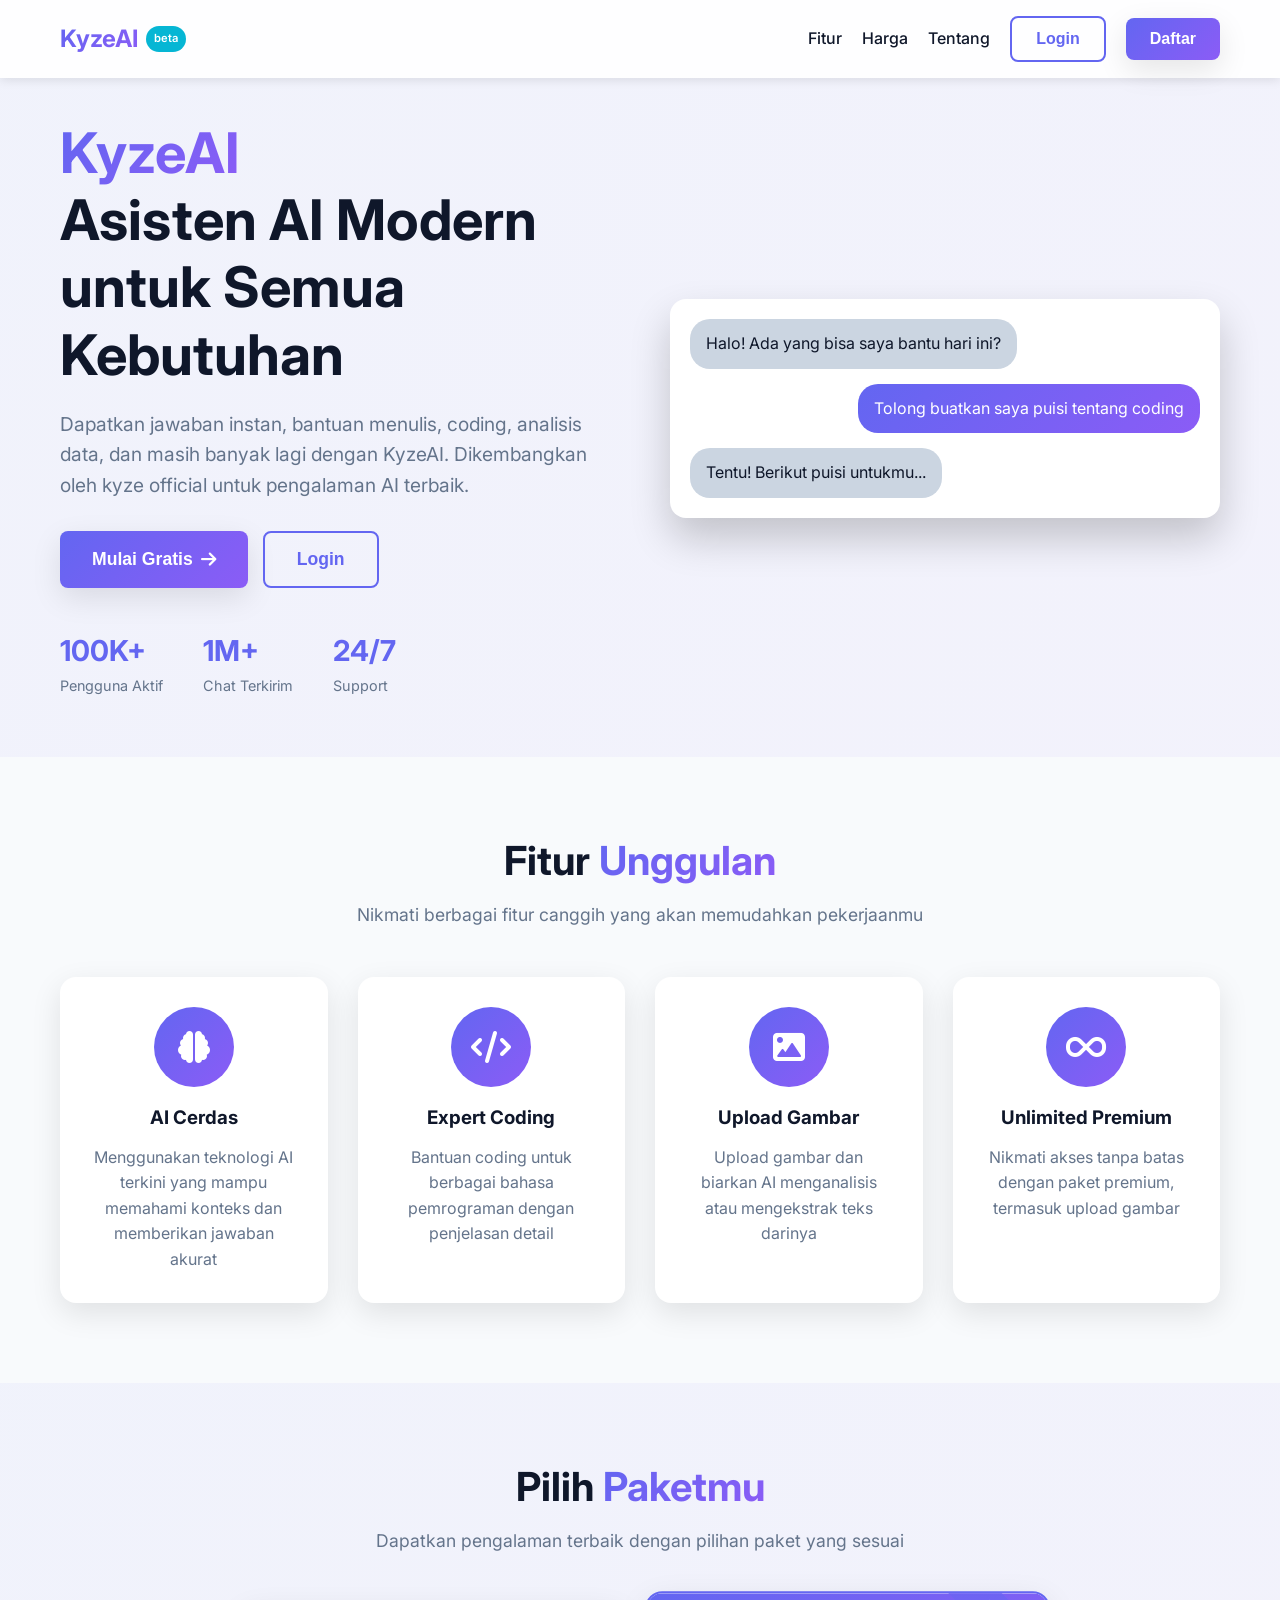
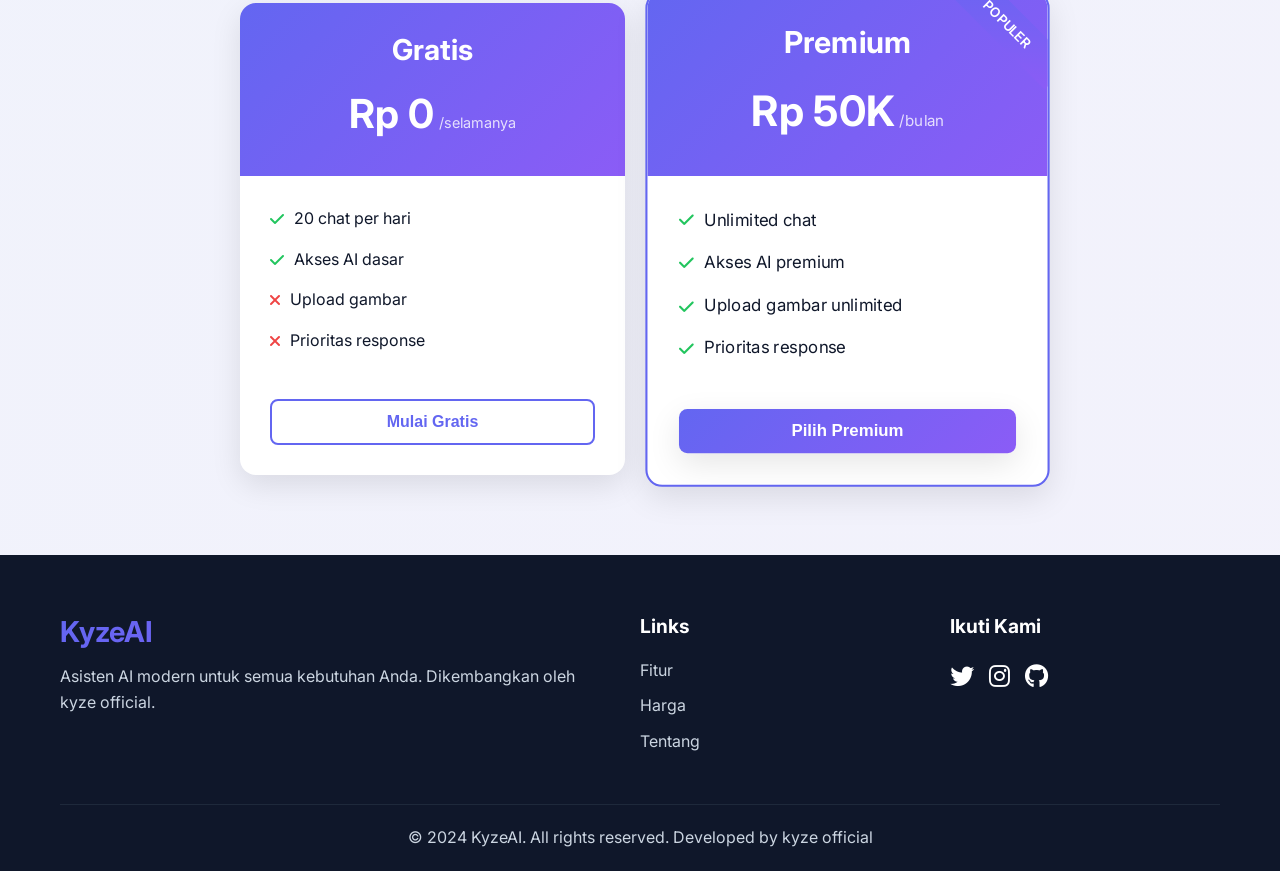
<file: index.html>
<!DOCTYPE html> 
<html lang="id">
<head>
    <meta charset="UTF-8">
    <meta name="viewport" content="width=device-width, initial-scale=1.0">
    <title>KyzeAI - AI Assistant Modern</title>
    <link rel="stylesheet" href="/css/style.css">
    <link href="https://fonts.googleapis.com/css2?family=Inter:wght@400;500;600;700&display=swap" rel="stylesheet">
    <link rel="stylesheet" href="https://cdnjs.cloudflare.com/ajax/libs/font-awesome/6.0.0/css/all.min.css">
</head>
<body>
    <!-- Navbar -->
    <nav class="navbar">
        <div class="nav-container">
            <div class="nav-logo">
                <span class="logo-text">KyzeAI</span>
                <span class="logo-badge">beta</span>
            </div>
            <div class="nav-menu">
                <a href="#features" class="nav-link">Fitur</a>
                <a href="#pricing" class="nav-link">Harga</a>
                <a href="#about" class="nav-link">Tentang</a>
                <button class="btn btn-outline login-btn" onclick="showLoginModal()">Login</button>
                <button class="btn btn-primary register-btn" onclick="showRegisterModal()">Daftar</button>
                <button class="btn btn-outline logout-btn" style="display: none;" onclick="auth.logout()">Logout</button>
                <div class="user-menu" style="display: none;">
                    <span class="username"></span>
                    <i class="fas fa-chevron-down"></i>
                </div>
            </div>
        </div>
    </nav>

    <!-- Hero Section -->
    <section class="hero">
        <div class="hero-container">
            <div class="hero-content">
                <h1 class="hero-title">
                    <span class="gradient-text">KyzeAI</span>
                    <br>Asisten AI Modern untuk Semua Kebutuhan
                </h1>
                <p class="hero-subtitle">
                    Dapatkan jawaban instan, bantuan menulis, coding, analisis data, dan masih banyak lagi dengan KyzeAI. 
                    Dikembangkan oleh kyze official untuk pengalaman AI terbaik.
                </p>
                <div class="hero-buttons">
                    <button class="btn btn-primary btn-large" onclick="showRegisterModal()">
                        Mulai Gratis
                        <i class="fas fa-arrow-right"></i>
                    </button>
                    <button class="btn btn-outline btn-large" onclick="showLoginModal()">
                        Login
                    </button>
                </div>
                <div class="hero-stats">
                    <div class="stat-item">
                        <span class="stat-number">100K+</span>
                        <span class="stat-label">Pengguna Aktif</span>
                    </div>
                    <div class="stat-item">
                        <span class="stat-number">1M+</span>
                        <span class="stat-label">Chat Terkirim</span>
                    </div>
                    <div class="stat-item">
                        <span class="stat-number">24/7</span>
                        <span class="stat-label">Support</span>
                    </div>
                </div>
            </div>
            <div class="hero-image">
                <div class="chat-preview">
                    <div class="chat-message ai">
                        <div class="message-content">
                            Halo! Ada yang bisa saya bantu hari ini?
                        </div>
                    </div>
                    <div class="chat-message user">
                        <div class="message-content">
                            Tolong buatkan saya puisi tentang coding
                        </div>
                    </div>
                    <div class="chat-message ai">
                        <div class="message-content">
                            Tentu! Berikut puisi untukmu...
                        </div>
                    </div>
                </div>
            </div>
        </div>
    </section>

    <!-- Features Section -->
    <section id="features" class="features">
        <div class="container">
            <h2 class="section-title">Fitur <span class="gradient-text">Unggulan</span></h2>
            <p class="section-subtitle">Nikmati berbagai fitur canggih yang akan memudahkan pekerjaanmu</p>
            
            <div class="features-grid">
                <div class="feature-card">
                    <div class="feature-icon">
                        <i class="fas fa-brain"></i>
                    </div>
                    <h3>AI Cerdas</h3>
                    <p>Menggunakan teknologi AI terkini yang mampu memahami konteks dan memberikan jawaban akurat</p>
                </div>
                
                <div class="feature-card">
                    <div class="feature-icon">
                        <i class="fas fa-code"></i>
                    </div>
                    <h3>Expert Coding</h3>
                    <p>Bantuan coding untuk berbagai bahasa pemrograman dengan penjelasan detail</p>
                </div>
                
                <div class="feature-card">
                    <div class="feature-icon">
                        <i class="fas fa-image"></i>
                    </div>
                    <h3>Upload Gambar</h3>
                    <p>Upload gambar dan biarkan AI menganalisis atau mengekstrak teks darinya</p>
                </div>
                
                <div class="feature-card">
                    <div class="feature-icon">
                        <i class="fas fa-infinity"></i>
                    </div>
                    <h3>Unlimited Premium</h3>
                    <p>Nikmati akses tanpa batas dengan paket premium, termasuk upload gambar</p>
                </div>
            </div>
        </div>
    </section>

    <!-- Pricing Section -->
    <section id="pricing" class="pricing">
        <div class="container">
            <h2 class="section-title">Pilih <span class="gradient-text">Paketmu</span></h2>
            <p class="section-subtitle">Dapatkan pengalaman terbaik dengan pilihan paket yang sesuai</p>
            
            <div class="pricing-grid">
                <div class="pricing-card">
                    <div class="pricing-header">
                        <h3>Gratis</h3>
                        <div class="price">
                            <span class="amount">Rp 0</span>
                            <span class="period">/selamanya</span>
                        </div>
                    </div>
                    <div class="pricing-features">
                        <ul>
                            <li><i class="fas fa-check"></i> 20 chat per hari</li>
                            <li><i class="fas fa-check"></i> Akses AI dasar</li>
                            <li><i class="fas fa-times"></i> Upload gambar</li>
                            <li><i class="fas fa-times"></i> Prioritas response</li>
                        </ul>
                    </div>
                    <button class="btn btn-outline btn-block" onclick="showRegisterModal()">Mulai Gratis</button>
                </div>
                
                <div class="pricing-card premium">
                    <div class="premium-badge">POPULER</div>
                    <div class="pricing-header">
                        <h3>Premium</h3>
                        <div class="price">
                            <span class="amount">Rp 50K</span>
                            <span class="period">/bulan</span>
                        </div>
                    </div>
                    <div class="pricing-features">
                        <ul>
                            <li><i class="fas fa-check"></i> Unlimited chat</li>
                            <li><i class="fas fa-check"></i> Akses AI premium</li>
                            <li><i class="fas fa-check"></i> Upload gambar unlimited</li>
                            <li><i class="fas fa-check"></i> Prioritas response</li>
                        </ul>
                    </div>
                    <button class="btn btn-primary btn-block" onclick="showRegisterModal()">Pilih Premium</button>
                </div>
            </div>
        </div>
    </section>

    <!-- Login Modal -->
    <div id="loginModal" class="modal">
        <div class="modal-content">
            <div class="modal-header">
                <h2>Login ke KyzeAI</h2>
                <span class="close" onclick="closeModal('loginModal')">&times;</span>
            </div>
            <form id="loginForm" onsubmit="handleLogin(event)">
                <div class="form-group">
                    <label for="loginUsername">Username atau Email</label>
                    <input type="text" id="loginUsername" class="form-control" required>
                </div>
                <div class="form-group">
                    <label for="loginPassword">Password</label>
                    <input type="password" id="loginPassword" class="form-control" required>
                </div>
                <div id="loginError" class="alert alert-error" style="display: none;"></div>
                <button type="submit" class="btn btn-primary btn-block">Login</button>
            </form>
            <div class="modal-footer">
                Belum punya akun? <a href="#" onclick="switchModal('register')">Daftar sekarang</a>
            </div>
        </div>
    </div>

    <!-- Register Modal -->
    <div id="registerModal" class="modal">
        <div class="modal-content">
            <div class="modal-header">
                <h2>Daftar Akun Baru</h2>
                <span class="close" onclick="closeModal('registerModal')">&times;</span>
            </div>
            <form id="registerForm" onsubmit="handleRegister(event)">
                <div class="form-group">
                    <label for="regUsername">Username</label>
                    <input type="text" id="regUsername" class="form-control" required minlength="3">
                </div>
                <div class="form-group">
                    <label for="regEmail">Email</label>
                    <input type="email" id="regEmail" class="form-control" required>
                </div>
                <div class="form-group">
                    <label for="regPassword">Password</label>
                    <input type="password" id="regPassword" class="form-control" required minlength="6">
                </div>
                <div class="form-group">
                    <label for="regConfirmPassword">Konfirmasi Password</label>
                    <input type="password" id="regConfirmPassword" class="form-control" required>
                </div>
                <div id="registerError" class="alert alert-error" style="display: none;"></div>
                <button type="submit" class="btn btn-primary btn-block">Daftar</button>
            </form>
            <div class="modal-footer">
                Sudah punya akun? <a href="#" onclick="switchModal('login')">Login disini</a>
            </div>
        </div>
    </div>

    <!-- Footer -->
    <footer class="footer">
        <div class="container">
            <div class="footer-content">
                <div class="footer-brand">
                    <h3>KyzeAI</h3>
                    <p>Asisten AI modern untuk semua kebutuhan Anda. Dikembangkan oleh kyze official.</p>
                </div>
                <div class="footer-links">
                    <h4>Links</h4>
                    <ul>
                        <li><a href="#features">Fitur</a></li>
                        <li><a href="#pricing">Harga</a></li>
                        <li><a href="#about">Tentang</a></li>
                    </ul>
                </div>
                <div class="footer-social">
                    <h4>Ikuti Kami</h4>
                    <div class="social-icons">
                        <a href="#"><i class="fab fa-twitter"></i></a>
                        <a href="#"><i class="fab fa-instagram"></i></a>
                        <a href="#"><i class="fab fa-github"></i></a>
                    </div>
                </div>
            </div>
            <div class="footer-bottom">
                <p>&copy; 2024 KyzeAI. All rights reserved. Developed by kyze official</p>
            </div>
        </div>
    </footer>

    
    <script src="/js/config.js"></script>
    <script src="/js/api.js"></script>
    <script src="/js/auth.js"></script>
    <script>
        // Modal functions
        function showLoginModal() {
            document.getElementById('loginModal').style.display = 'block';
        }

        function showRegisterModal() {
            document.getElementById('registerModal').style.display = 'block';
        }

        function closeModal(modalId) {
            document.getElementById(modalId).style.display = 'none';
        }

        function switchModal(type) {
            closeModal('loginModal');
            closeModal('registerModal');
            if (type === 'login') {
                showLoginModal();
            } else {
                showRegisterModal();
            }
        }

        // Handle login
        async function handleLogin(event) {
            event.preventDefault();
            const username = document.getElementById('loginUsername').value;
            const password = document.getElementById('loginPassword').value;
            const errorDiv = document.getElementById('loginError');
            
            errorDiv.style.display = 'none';
            
            const result = await auth.login(username, password);
            if (!result.success) {
                errorDiv.textContent = result.error;
                errorDiv.style.display = 'block';
            }
        }

        // Handle register
        async function handleRegister(event) {
            event.preventDefault();
            const username = document.getElementById('regUsername').value;
            const email = document.getElementById('regEmail').value;
            const password = document.getElementById('regPassword').value;
            const confirmPassword = document.getElementById('regConfirmPassword').value;
            const errorDiv = document.getElementById('registerError');
            
            errorDiv.style.display = 'none';
            
            if (password !== confirmPassword) {
                errorDiv.textContent = 'Password tidak cocok';
                errorDiv.style.display = 'block';
                return;
            }
            
            const result = await auth.register(username, email, password);
            if (!result.success) {
                errorDiv.textContent = result.error;
                errorDiv.style.display = 'block';
            }
        }

        // Close modal when clicking outside
        window.onclick = function(event) {
            if (event.target.classList.contains('modal')) {
                event.target.style.display = 'none';
            }
        }
    </script>
</body>
</html>
</file>
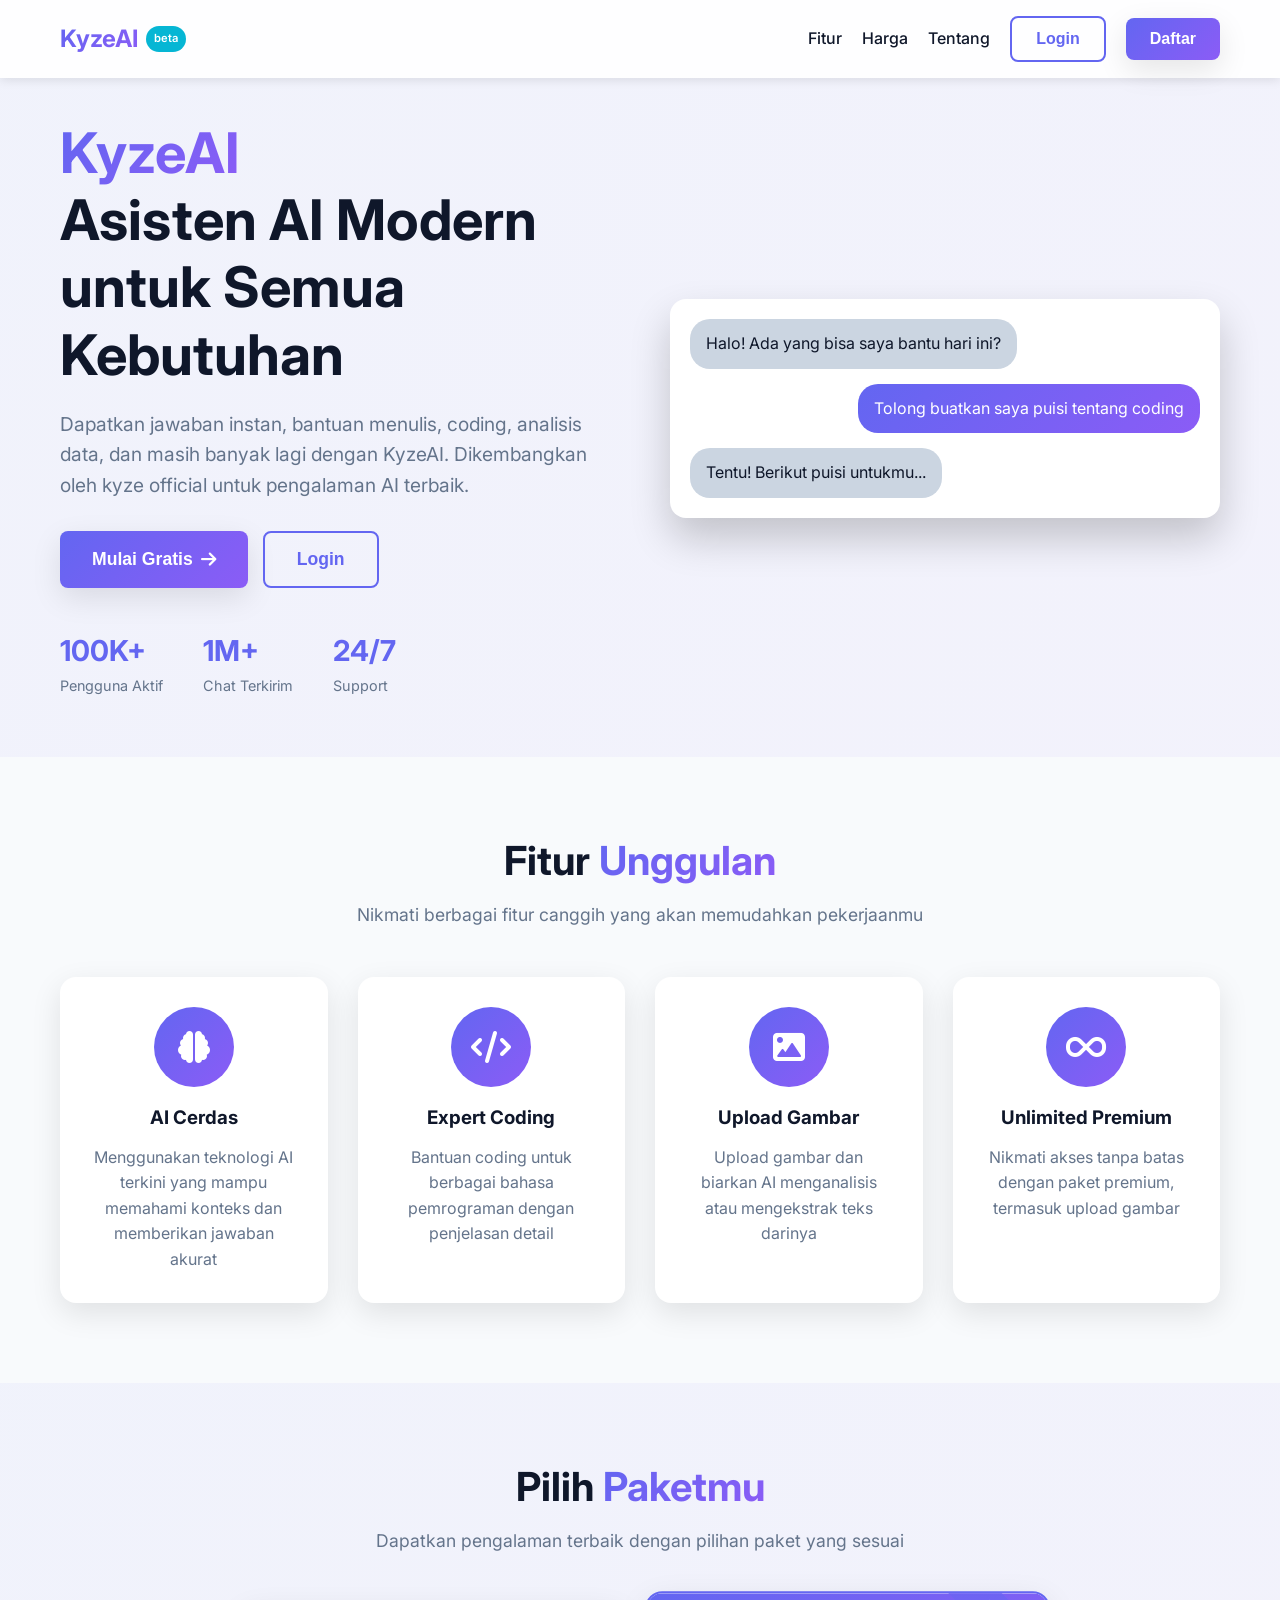
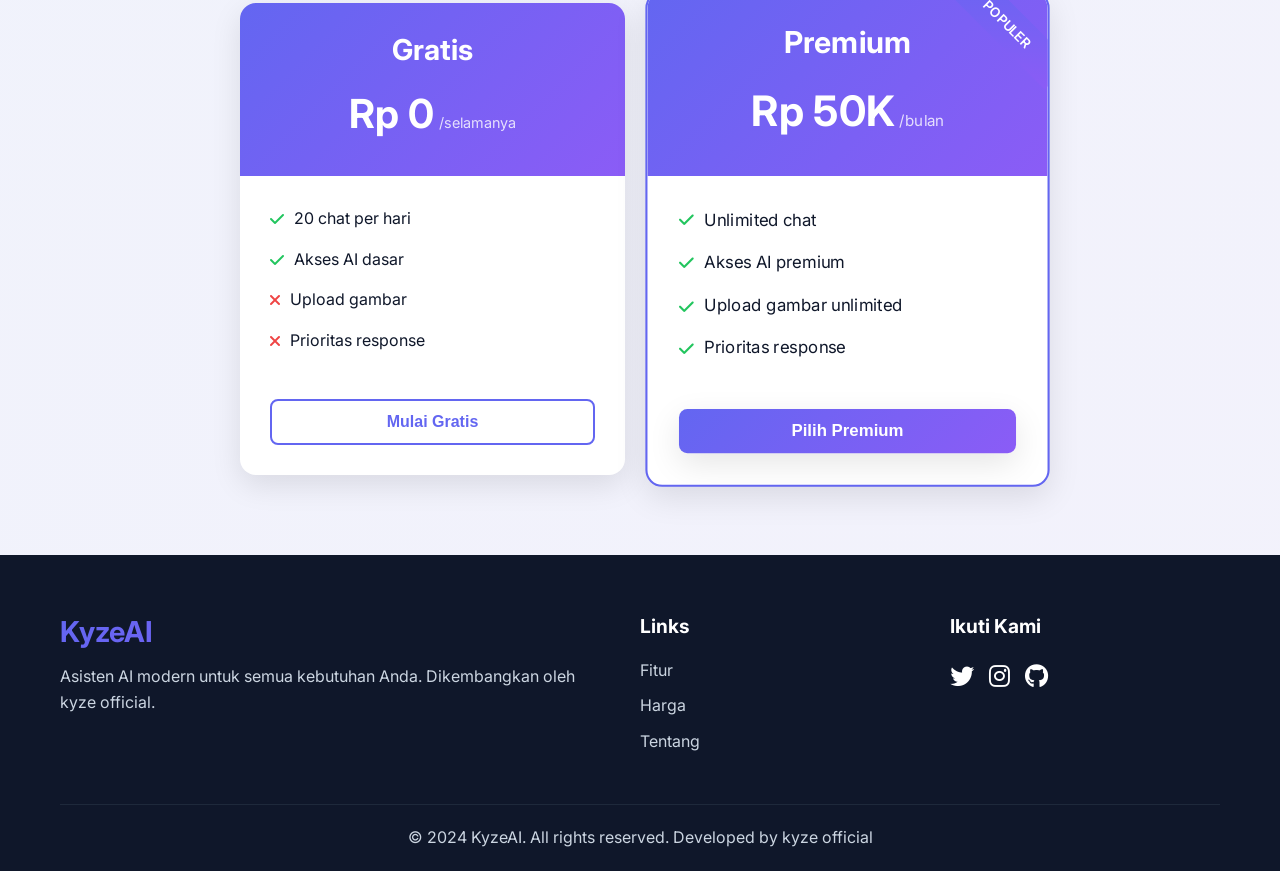
<file: chat.html>
<!DOCTYPE html>
<html lang="id">
<head>
    <meta charset="UTF-8">
    <meta name="viewport" content="width=device-width, initial-scale=1.0">
    <title>KyzeAI - Chat dengan AI</title>
    <link rel="stylesheet" href="/css/style.css">
    <link href="https://fonts.googleapis.com/css2?family=Inter:wght@400;500;600;700&display=swap" rel="stylesheet">
    <link rel="stylesheet" href="https://cdnjs.cloudflare.com/ajax/libs/font-awesome/6.0.0/css/all.min.css">
    <style>
        /* Chat Page Specific Styles */
        .chat-page {
            display: flex;
            height: 100vh;
            background: var(--light);
        }

        /* Sidebar */
        .chat-sidebar {
            width: 280px;
            background: white;
            border-right: 1px solid var(--gray-light);
            display: flex;
            flex-direction: column;
            transition: transform 0.3s;
        }

        .sidebar-header {
            padding: 20px;
            border-bottom: 1px solid var(--gray-light);
        }

        .new-chat-btn {
            width: 100%;
            padding: 12px;
            background: var(--gradient);
            color: white;
            border: none;
            border-radius: var(--border-radius-sm);
            font-weight: 600;
            cursor: pointer;
            display: flex;
            align-items: center;
            justify-content: center;
            gap: 8px;
            transition: transform 0.3s;
        }

        .new-chat-btn:hover {
            transform: translateY(-2px);
        }

        .chat-history {
            flex: 1;
            overflow-y: auto;
            padding: 20px;
        }

        .history-item {
            padding: 12px;
            margin-bottom: 8px;
            border-radius: var(--border-radius-sm);
            cursor: pointer;
            transition: background 0.3s;
            display: flex;
            align-items: center;
            gap: 8px;
            color: var(--dark);
        }

        .history-item:hover {
            background: var(--gray-light);
        }

        .history-item.active {
            background: var(--gradient);
            color: white;
        }

        .history-item i {
            font-size: 1rem;
            opacity: 0.7;
        }

        .history-item span {
            flex: 1;
            white-space: nowrap;
            overflow: hidden;
            text-overflow: ellipsis;
        }

        .sidebar-footer {
            padding: 20px;
            border-top: 1px solid var(--gray-light);
        }

        .user-info {
            display: flex;
            align-items: center;
            gap: 12px;
            margin-bottom: 15px;
        }

        .user-avatar {
            width: 40px;
            height: 40px;
            background: var(--gradient);
            border-radius: 50%;
            display: flex;
            align-items: center;
            justify-content: center;
            color: white;
            font-weight: 600;
        }

        .user-details {
            flex: 1;
        }

        .user-name {
            font-weight: 600;
            color: var(--dark);
        }

        .user-plan {
            font-size: 0.8rem;
            color: var(--gray);
        }

        .usage-stats {
            background: var(--gray-light);
            padding: 12px;
            border-radius: var(--border-radius-sm);
            margin-bottom: 15px;
        }

        .stat-row {
            display: flex;
            justify-content: space-between;
            margin-bottom: 8px;
            font-size: 0.9rem;
        }

        .stat-label {
            color: var(--gray);
        }

        .stat-value {
            font-weight: 600;
            color: var(--dark);
        }

        .progress-bar {
            height: 6px;
            background: rgba(99, 102, 241, 0.2);
            border-radius: 3px;
            overflow: hidden;
        }

        .progress-fill {
            height: 100%;
            background: var(--gradient);
            transition: width 0.3s;
        }

        .logout-btn {
            width: 100%;
            padding: 10px;
            background: transparent;
            border: 1px solid var(--gray-light);
            border-radius: var(--border-radius-sm);
            color: var(--danger);
            cursor: pointer;
            display: flex;
            align-items: center;
            justify-content: center;
            gap: 8px;
            transition: all 0.3s;
        }

        .logout-btn:hover {
            background: var(--danger);
            color: white;
            border-color: var(--danger);
        }

        /* Main Chat Area */
        .chat-main {
            flex: 1;
            display: flex;
            flex-direction: column;
            background: var(--light);
        }

        .chat-header {
            padding: 20px 30px;
            background: white;
            border-bottom: 1px solid var(--gray-light);
            display: flex;
            justify-content: space-between;
            align-items: center;
        }

        .chat-title {
            font-weight: 600;
            color: var(--dark);
        }

        .chat-actions {
            display: flex;
            gap: 10px;
        }

        .action-btn {
            width: 40px;
            height: 40px;
            border: none;
            border-radius: 50%;
            background: var(--gray-light);
            color: var(--dark);
            cursor: pointer;
            transition: all 0.3s;
        }

        .action-btn:hover {
            background: var(--gradient);
            color: white;
        }

        /* Messages Container */
        .messages-container {
            flex: 1;
            overflow-y: auto;
            padding: 30px;
            display: flex;
            flex-direction: column;
            gap: 20px;
        }

        .message {
            display: flex;
            max-width: 80%;
            animation: messageSlide 0.3s ease;
        }

        @keyframes messageSlide {
            from {
                opacity: 0;
                transform: translateY(20px);
            }
            to {
                opacity: 1;
                transform: translateY(0);
            }
        }

        .message.user {
            align-self: flex-end;
        }

        .message.ai {
            align-self: flex-start;
        }

        .message-avatar {
            width: 40px;
            height: 40px;
            border-radius: 50%;
            margin-right: 12px;
            display: flex;
            align-items: center;
            justify-content: center;
            font-weight: 600;
        }

        .message.user .message-avatar {
            background: var(--gradient);
            color: white;
            margin-right: 0;
            margin-left: 12px;
        }

        .message.ai .message-avatar {
            background: var(--gray);
            color: white;
        }

        .message-content {
            flex: 1;
        }

        .message-bubble {
            padding: 12px 16px;
            border-radius: 20px;
            background: white;
            box-shadow: var(--shadow);
            line-height: 1.6;
        }

        .message.user .message-bubble {
            background: var(--gradient);
            color: white;
        }

        .message-time {
            font-size: 0.7rem;
            color: var(--gray);
            margin-top: 4px;
            text-align: right;
        }

        /* Typing Indicator */
        .typing-indicator {
            display: flex;
            gap: 4px;
            padding: 12px 16px;
            background: white;
            border-radius: 20px;
            box-shadow: var(--shadow);
        }

        .typing-dot {
            width: 8px;
            height: 8px;
            background: var(--gray);
            border-radius: 50%;
            animation: typing 1.4s infinite;
        }

        .typing-dot:nth-child(2) { animation-delay: 0.2s; }
        .typing-dot:nth-child(3) { animation-delay: 0.4s; }

        @keyframes typing {
            0%, 60%, 100% { transform: translateY(0); opacity: 0.6; }
            30% { transform: translateY(-8px); opacity: 1; }
        }

        /* Input Area */
        .chat-input-area {
            padding: 20px 30px;
            background: white;
            border-top: 1px solid var(--gray-light);
        }

        .input-container {
            display: flex;
            gap: 15px;
            align-items: flex-end;
        }

        .message-input-wrapper {
            flex: 1;
            position: relative;
        }

        .message-input {
            width: 100%;
            min-height: 60px;
            max-height: 200px;
            padding: 15px 50px 15px 20px;
            border: 2px solid var(--gray-light);
            border-radius: 30px;
            font-size: 1rem;
            resize: vertical;
            transition: border-color 0.3s;
        }

        .message-input:focus {
            outline: none;
            border-color: var(--primary);
        }

        .input-actions {
            position: absolute;
            right: 15px;
            bottom: 15px;
            display: flex;
            gap: 8px;
        }

        .input-action-btn {
            background: none;
            border: none;
            color: var(--gray);
            cursor: pointer;
            font-size: 1.2rem;
            transition: color 0.3s;
        }

        .input-action-btn:hover {
            color: var(--primary);
        }

        .send-btn {
            width: 50px;
            height: 50px;
            border: none;
            border-radius: 50%;
            background: var(--gradient);
            color: white;
            cursor: pointer;
            display: flex;
            align-items: center;
            justify-content: center;
            transition: transform 0.3s;
        }

        .send-btn:hover {
            transform: scale(1.1);
        }

        .send-btn:disabled {
            opacity: 0.5;
            cursor: not-allowed;
            transform: none;
        }

        /* Image Preview */
        .image-preview {
            margin-top: 10px;
            padding: 10px;
            background: var(--gray-light);
            border-radius: var(--border-radius-sm);
            display: flex;
            align-items: center;
            gap: 10px;
        }

        .image-preview img {
            max-width: 100px;
            max-height: 100px;
            border-radius: var(--border-radius-sm);
        }

        .remove-image {
            color: var(--danger);
            cursor: pointer;
        }

        /* Mobile Menu Toggle */
        .menu-toggle {
            display: none;
            position: fixed;
            bottom: 20px;
            left: 20px;
            width: 50px;
            height: 50px;
            border-radius: 50%;
            background: var(--gradient);
            color: white;
            border: none;
            cursor: pointer;
            z-index: 100;
            box-shadow: var(--shadow-lg);
        }

        @media (max-width: 768px) {
            .chat-sidebar {
                position: fixed;
                left: 0;
                top: 0;
                bottom: 0;
                z-index: 99;
                transform: translateX(-100%);
            }

            .chat-sidebar.active {
                transform: translateX(0);
            }

            .menu-toggle {
                display: flex;
                align-items: center;
                justify-content: center;
            }

            .message {
                max-width: 90%;
            }
        }
    </style>
</head>
<body>
    <div class="chat-page">
        <!-- Sidebar -->
        <div class="chat-sidebar" id="sidebar">
            <div class="sidebar-header">
                <button class="new-chat-btn" onclick="startNewChat()">
                    <i class="fas fa-plus"></i>
                    Chat Baru
                </button>
            </div>

            <div class="chat-history" id="chatHistory">
                <!-- Chat history akan diisi via JS -->
            </div>

            <div class="sidebar-footer">
                <div class="user-info">
                    <div class="user-avatar" id="userAvatar">K</div>
                    <div class="user-details">
                        <div class="user-name" id="userName">Loading...</div>
                        <div class="user-plan" id="userPlan">Free Plan</div>
                    </div>
                </div>

                <div class="usage-stats" id="usageStats">
                    <div class="stat-row">
                        <span class="stat-label">Sisa Chat</span>
                        <span class="stat-value" id="remainingChats">-</span>
                    </div>
                    <div class="progress-bar">
                        <div class="progress-fill" id="chatProgress" style="width: 0%"></div>
                    </div>
                </div>

                <button class="logout-btn" onclick="auth.logout()">
                    <i class="fas fa-sign-out-alt"></i>
                    Logout
                </button>
            </div>
        </div>

        <!-- Main Chat Area -->
        <div class="chat-main">
            <div class="chat-header">
                <div class="chat-title">
                    <i class="fas fa-robot"></i>
                    KyzeAI Assistant
                </div>
                <div class="chat-actions">
                    <button class="action-btn" onclick="clearChat()" title="Clear Chat">
                        <i class="fas fa-trash"></i>
                    </button>
                    <button class="action-btn" onclick="toggleSidebar()" title="Toggle Menu">
                        <i class="fas fa-bars"></i>
                    </button>
                </div>
            </div>

            <div class="messages-container" id="messagesContainer">
                <!-- Welcome Message -->
                <div class="message ai">
                    <div class="message-avatar">
                        <i class="fas fa-robot"></i>
                    </div>
                    <div class="message-content">
                        <div class="message-bubble">
                            Halo! Saya KyzeAI, asisten virtual siap membantu Anda. Ada yang bisa saya bantu hari ini?
                        </div>
                        <div class="message-time">
                            {new Date().toLocaleTimeString('id-ID', { hour: '2-digit', minute: '2-digit' })}
                        </div>
                    </div>
                </div>
            </div>

            <div class="chat-input-area">
                <div class="input-container">
                    <div class="message-input-wrapper">
                        <textarea 
                            class="message-input" 
                            id="messageInput" 
                            placeholder="Ketik pesan Anda..."
                            rows="1"
                            oninput="autoResize(this)"
                            onkeydown="handleKeyDown(event)"
                        ></textarea>
                        <div class="input-actions">
                            <button class="input-action-btn" onclick="toggleImageUpload()" title="Upload Gambar">
                                <i class="fas fa-image"></i>
                            </button>
                        </div>
                    </div>
                    <button class="send-btn" id="sendBtn" onclick="sendMessage()">
                        <i class="fas fa-paper-plane"></i>
                    </button>
                </div>
                
                <!-- Image Preview -->
                <div id="imagePreview" class="image-preview" style="display: none;">
                    <img id="previewImg" src="" alt="Preview">
                    <span>1 gambar dipilih</span>
                    <i class="fas fa-times remove-image" onclick="removeImage()"></i>
                </div>

                <!-- Hidden file input -->
                <input type="file" id="imageInput" accept="image/*" style="display: none;" onchange="handleImageSelect(event)">
            </div>
        </div>

        <!-- Mobile Menu Toggle -->
        <button class="menu-toggle" onclick="toggleSidebar()">
            <i class="fas fa-robot"></i>
        </button>
    </div>

    <script src="/js/config.js"></script>
    <script src="/js/api.js"></script>
    <script src="/js/auth.js"></script>
    <script src="/js/chat.js"></script>
</body>
</html>
</file>
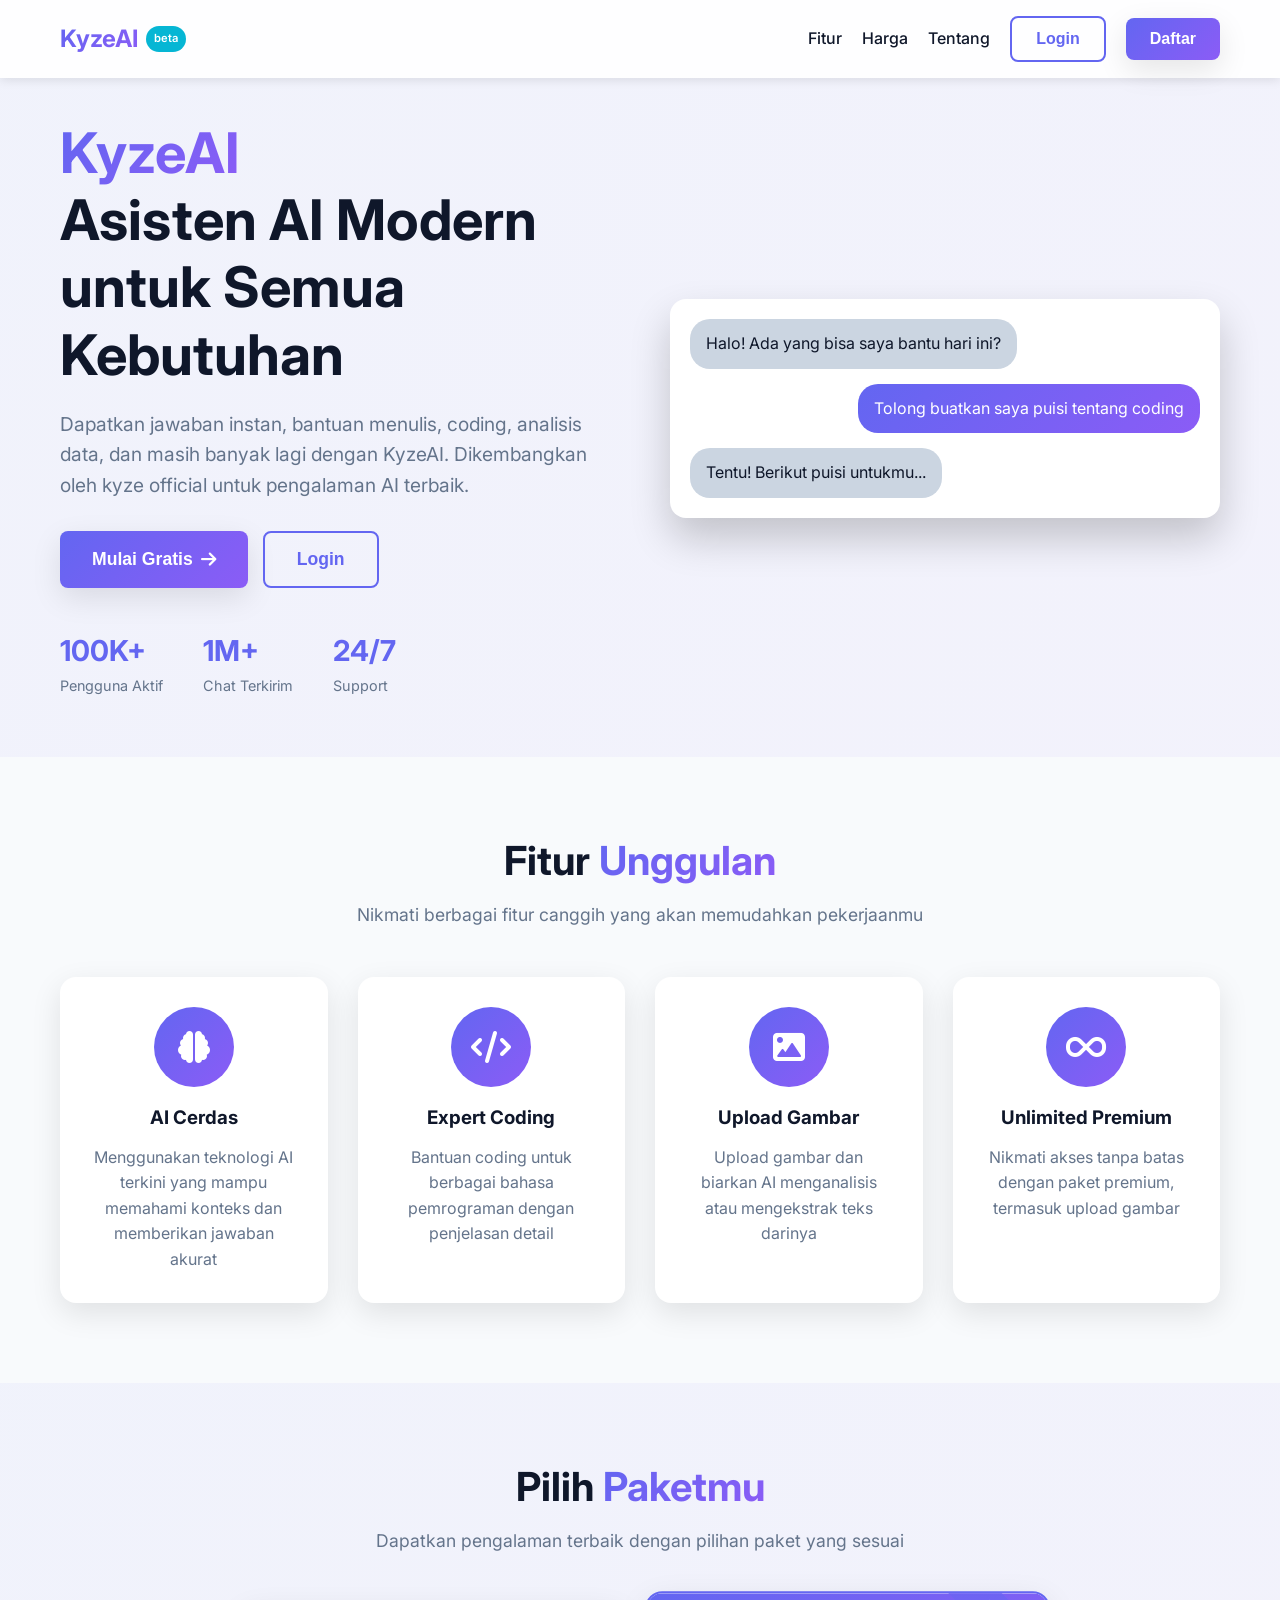
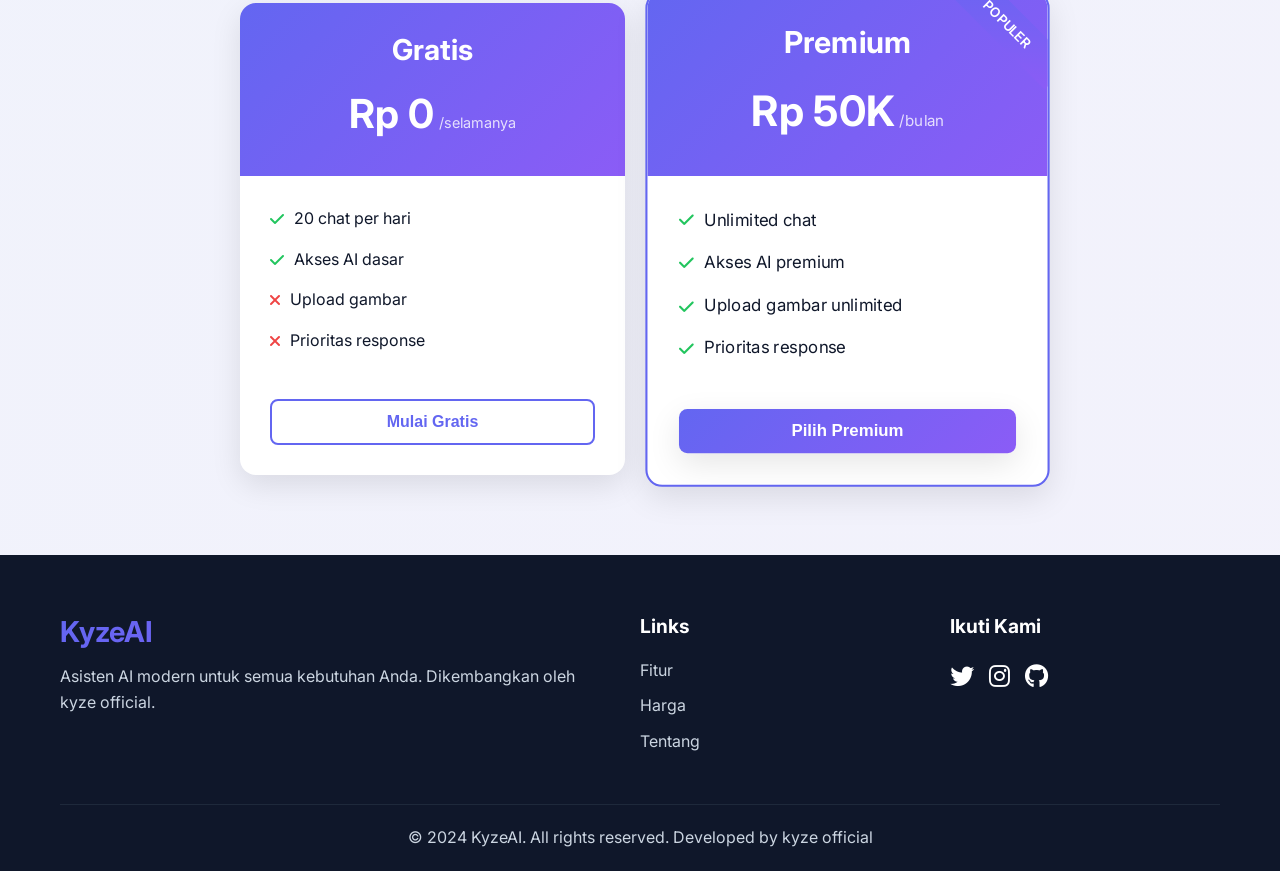
<file: dashboard.html>
<!DOCTYPE html>
<html lang="id">
<head>
    <meta charset="UTF-8">
    <meta name="viewport" content="width=device-width, initial-scale=1.0">
    <title>KyzeAI - Admin Dashboard</title>
    <link rel="stylesheet" href="/css/style.css">
    <link href="https://fonts.googleapis.com/css2?family=Inter:wght@400;500;600;700&display=swap" rel="stylesheet">
    <link rel="stylesheet" href="https://cdnjs.cloudflare.com/ajax/libs/font-awesome/6.0.0/css/all.min.css">
    <style>
        /* Admin Dashboard Specific Styles */
        .admin-page {
            display: flex;
            min-height: 100vh;
            background: var(--light);
        }

        /* Admin Sidebar */
        .admin-sidebar {
            width: 280px;
            background: var(--dark);
            color: white;
            display: flex;
            flex-direction: column;
            position: fixed;
            top: 0;
            left: 0;
            bottom: 0;
            overflow-y: auto;
        }

        .sidebar-header {
            padding: 30px 20px;
            text-align: center;
            border-bottom: 1px solid var(--dark-light);
        }

        .sidebar-header h2 {
            background: var(--gradient);
            -webkit-background-clip: text;
            background-clip: text;
            color: transparent;
            margin-bottom: 5px;
        }

        .sidebar-header p {
            color: var(--gray-light);
            font-size: 0.9rem;
        }

        .admin-nav {
            flex: 1;
            padding: 20px 0;
        }

        .nav-item {
            padding: 12px 20px;
            margin: 4px 10px;
            border-radius: var(--border-radius-sm);
            cursor: pointer;
            transition: all 0.3s;
            display: flex;
            align-items: center;
            gap: 12px;
            color: var(--gray-light);
        }

        .nav-item:hover {
            background: var(--dark-light);
            color: white;
        }

        .nav-item.active {
            background: var(--gradient);
            color: white;
        }

        .nav-item i {
            width: 20px;
            font-size: 1.2rem;
        }

        .sidebar-footer {
            padding: 20px;
            border-top: 1px solid var(--dark-light);
        }

        .admin-info {
            display: flex;
            align-items: center;
            gap: 12px;
            margin-bottom: 15px;
        }

        .admin-avatar {
            width: 40px;
            height: 40px;
            background: var(--gradient);
            border-radius: 50%;
            display: flex;
            align-items: center;
            justify-content: center;
            font-weight: 600;
        }

        .admin-details {
            flex: 1;
        }

        .admin-name {
            font-weight: 600;
            color: white;
        }

        .admin-role {
            font-size: 0.8rem;
            color: var(--gray-light);
        }

        /* Main Content */
        .admin-main {
            flex: 1;
            margin-left: 280px;
            padding: 30px;
        }

        /* Top Bar */
        .top-bar {
            display: flex;
            justify-content: space-between;
            align-items: center;
            margin-bottom: 30px;
            background: white;
            padding: 15px 25px;
            border-radius: var(--border-radius);
            box-shadow: var(--shadow);
        }

        .page-title h1 {
            font-size: 1.8rem;
            color: var(--dark);
        }

        .page-title p {
            color: var(--gray);
            font-size: 0.9rem;
        }

        .date-display {
            background: var(--gray-light);
            padding: 8px 16px;
            border-radius: var(--border-radius-sm);
            font-weight: 500;
        }

        /* Stats Cards */
        .stats-grid {
            display: grid;
            grid-template-columns: repeat(4, 1fr);
            gap: 20px;
            margin-bottom: 30px;
        }

        .stat-card {
            background: white;
            padding: 25px;
            border-radius: var(--border-radius);
            box-shadow: var(--shadow);
            transition: transform 0.3s;
        }

        .stat-card:hover {
            transform: translateY(-5px);
        }

        .stat-icon {
            width: 50px;
            height: 50px;
            background: var(--gradient);
            border-radius: 50%;
            display: flex;
            align-items: center;
            justify-content: center;
            color: white;
            font-size: 1.5rem;
            margin-bottom: 15px;
        }

        .stat-value {
            font-size: 2rem;
            font-weight: 700;
            color: var(--dark);
            margin-bottom: 5px;
        }

        .stat-label {
            color: var(--gray);
            font-size: 0.9rem;
        }

        /* Tables */
        .table-container {
            background: white;
            border-radius: var(--border-radius);
            box-shadow: var(--shadow);
            overflow: hidden;
            margin-bottom: 30px;
        }

        .table-header {
            padding: 20px 25px;
            border-bottom: 1px solid var(--gray-light);
            display: flex;
            justify-content: space-between;
            align-items: center;
        }

        .table-header h3 {
            font-size: 1.2rem;
            color: var(--dark);
        }

        .table-header .btn {
            padding: 8px 16px;
            font-size: 0.9rem;
        }

        table {
            width: 100%;
            border-collapse: collapse;
        }

        th {
            text-align: left;
            padding: 15px 25px;
            background: var(--gray-light);
            color: var(--dark);
            font-weight: 600;
            font-size: 0.9rem;
        }

        td {
            padding: 15px 25px;
            border-bottom: 1px solid var(--gray-light);
            color: var(--dark);
        }

        tr:hover {
            background: rgba(99, 102, 241, 0.05);
        }

        /* Badges */
        .badge {
            padding: 4px 12px;
            border-radius: 20px;
            font-size: 0.8rem;
            font-weight: 600;
        }

        .badge.admin {
            background: var(--primary);
            color: white;
        }

        .badge.premium {
            background: var(--success);
            color: white;
        }

        .badge.free {
            background: var(--gray-light);
            color: var(--dark);
        }

        .badge.expired {
            background: var(--danger);
            color: white;
        }

        /* Action Buttons */
        .action-buttons {
            display: flex;
            gap: 8px;
        }

        .action-btn {
            padding: 6px 12px;
            border: none;
            border-radius: var(--border-radius-sm);
            cursor: pointer;
            font-size: 0.9rem;
            transition: all 0.3s;
        }

        .action-btn.edit {
            background: var(--primary);
            color: white;
        }

        .action-btn.delete {
            background: var(--danger);
            color: white;
        }

        .action-btn.premium {
            background: var(--success);
            color: white;
        }

        .action-btn:hover {
            opacity: 0.8;
            transform: translateY(-2px);
        }

        /* Modal */
        .admin-modal {
            display: none;
            position: fixed;
            top: 0;
            left: 0;
            width: 100%;
            height: 100%;
            background: rgba(0, 0, 0, 0.5);
            z-index: 2000;
            overflow: auto;
        }

        .admin-modal-content {
            background: white;
            margin: 50px auto;
            max-width: 500px;
            border-radius: var(--border-radius);
            box-shadow: var(--shadow-lg);
        }

        .admin-modal-header {
            padding: 20px 25px;
            background: var(--gradient);
            color: white;
            border-radius: var(--border-radius) var(--border-radius) 0 0;
        }

        .admin-modal-body {
            padding: 25px;
        }

        .admin-modal-footer {
            padding: 20px 25px;
            border-top: 1px solid var(--gray-light);
            display: flex;
            justify-content: flex-end;
            gap: 10px;
        }

        /* Switch */
        .switch {
            position: relative;
            display: inline-block;
            width: 50px;
            height: 24px;
        }

        .switch input {
            opacity: 0;
            width: 0;
            height: 0;
        }

        .slider {
            position: absolute;
            cursor: pointer;
            top: 0;
            left: 0;
            right: 0;
            bottom: 0;
            background-color: var(--gray-light);
            transition: .3s;
            border-radius: 24px;
        }

        .slider:before {
            position: absolute;
            content: "";
            height: 18px;
            width: 18px;
            left: 3px;
            bottom: 3px;
            background-color: white;
            transition: .3s;
            border-radius: 50%;
        }

        input:checked + .slider {
            background: var(--gradient);
        }

        input:checked + .slider:before {
            transform: translateX(26px);
        }

        /* Responsive */
        @media (max-width: 1024px) {
            .stats-grid {
                grid-template-columns: repeat(2, 1fr);
            }
        }

        @media (max-width: 768px) {
            .admin-sidebar {
                transform: translateX(-100%);
                z-index: 99;
            }

            .admin-sidebar.active {
                transform: translateX(0);
            }

            .admin-main {
                margin-left: 0;
            }

            .stats-grid {
                grid-template-columns: 1fr;
            }

            table {
                display: block;
                overflow-x: auto;
            }
        }
    </style>
</head>
<body>
    <div class="admin-page">
        <!-- Admin Sidebar -->
        <div class="admin-sidebar" id="adminSidebar">
            <div class="sidebar-header">
                <h2>KyzeAI</h2>
                <p>Admin Panel</p>
            </div>

            <div class="admin-nav">
                <div class="nav-item active" onclick="switchTab('dashboard')">
                    <i class="fas fa-tachometer-alt"></i>
                    Dashboard
                </div>
                <div class="nav-item" onclick="switchTab('users')">
                    <i class="fas fa-users"></i>
                    Manajemen Users
                </div>
                <div class="nav-item" onclick="switchTab('premium')">
                    <i class="fas fa-crown"></i>
                    Premium Settings
                </div>
                <div class="nav-item" onclick="switchTab('logs')">
                    <i class="fas fa-history"></i>
                    Activity Logs
                </div>
                <div class="nav-item" onclick="switchTab('settings')">
                    <i class="fas fa-cog"></i>
                    Settings
                </div>
            </div>

            <div class="sidebar-footer">
                <div class="admin-info">
                    <div class="admin-avatar" id="adminAvatar">K</div>
                    <div class="admin-details">
                        <div class="admin-name" id="adminName">Loading...</div>
                        <div class="admin-role">Administrator</div>
                    </div>
                </div>
                <button class="btn btn-outline" style="width: 100%;" onclick="auth.logout()">
                    <i class="fas fa-sign-out-alt"></i>
                    Logout
                </button>
            </div>
        </div>

        <!-- Main Content -->
        <div class="admin-main">
            <div class="top-bar">
                <div class="page-title">
                    <h1 id="pageTitle">Dashboard</h1>
                    <p id="pageDescription">Selamat datang di panel admin KyzeAI</p>
                </div>
                <div class="date-display" id="currentDate"></div>
            </div>

            <!-- Dashboard Tab -->
            <div id="dashboardTab" class="tab-content">
                <div class="stats-grid">
                    <div class="stat-card">
                        <div class="stat-icon">
                            <i class="fas fa-users"></i>
                        </div>
                        <div class="stat-value" id="totalUsers">0</div>
                        <div class="stat-label">Total Users</div>
                    </div>
                    <div class="stat-card">
                        <div class="stat-icon">
                            <i class="fas fa-crown"></i>
                        </div>
                        <div class="stat-value" id="premiumUsers">0</div>
                        <div class="stat-label">Premium Users</div>
                    </div>
                    <div class="stat-card">
                        <div class="stat-icon">
                            <i class="fas fa-comments"></i>
                        </div>
                        <div class="stat-value" id="totalChats">0</div>
                        <div class="stat-label">Total Chats</div>
                    </div>
                    <div class="stat-card">
                        <div class="stat-icon">
                            <i class="fas fa-image"></i>
                        </div>
                        <div class="stat-value" id="totalImages">0</div>
                        <div class="stat-label">Images Uploaded</div>
                    </div>
                </div>

                <div class="table-container">
                    <div class="table-header">
                        <h3>Users Terbaru</h3>
                        <button class="btn btn-primary" onclick="switchTab('users')">
                            Lihat Semua
                        </button>
                    </div>
                    <table id="recentUsersTable">
                        <thead>
                            <tr>
                                <th>Username</th>
                                <th>Email</th>
                                <th>Role</th>
                                <th>Premium</th>
                                <th>Chat Hari Ini</th>
                                <th>Join Date</th>
                            </tr>
                        </thead>
                        <tbody id="recentUsersBody">
                            <tr>
                                <td colspan="6" style="text-align: center;">Loading...</td>
                            </tr>
                        </tbody>
                    </table>
                </div>
            </div>

            <!-- Users Tab -->
            <div id="usersTab" class="tab-content" style="display: none;">
                <div class="table-container">
                    <div class="table-header">
                        <h3>Manajemen Users</h3>
                        <div>
                            <input type="text" placeholder="Cari user..." class="form-control" style="width: 250px; display: inline-block; margin-right: 10px;" id="searchUser">
                            <button class="btn btn-primary" onclick="loadUsers()">
                                <i class="fas fa-search"></i>
                                Cari
                            </button>
                        </div>
                    </div>
                    <table id="usersTable">
                        <thead>
                            <tr>
                                <th>ID</th>
                                <th>Username</th>
                                <th>Email</th>
                                <th>Role</th>
                                <th>Premium</th>
                                <th>Expires</th>
                                <th>Chat Count</th>
                                <th>Aksi</th>
                            </tr>
                        </thead>
                        <tbody id="usersBody">
                            <tr>
                                <td colspan="8" style="text-align: center;">Loading...</td>
                            </tr>
                        </tbody>
                    </table>
                </div>
            </div>

            <!-- Premium Settings Tab -->
            <div id="premiumTab" class="tab-content" style="display: none;">
                <div class="table-container">
                    <div class="table-header">
                        <h3>Atur Premium User</h3>
                    </div>
                    <div style="padding: 25px;">
                        <form id="premiumForm" onsubmit="setPremium(event)">
                            <div class="form-group">
                                <label>Pilih User</label>
                                <select id="premiumUser" class="form-control" required>
                                    <option value="">-- Pilih User --</option>
                                </select>
                            </div>
                            <div class="form-group">
                                <label>Durasi Premium</label>
                                <select id="premiumDuration" class="form-control" required>
                                    <option value="30">30 Hari</option>
                                    <option value="60">60 Hari</option>
                                    <option value="90">90 Hari</option>
                                    <option value="365">1 Tahun</option>
                                    <option value="9999">Permanent</option>
                                </select>
                            </div>
                            <div class="form-group">
                                <label>
                                    <input type="checkbox" id="unlimitedChat" checked>
                                    Unlimited Chat
                                </label>
                            </div>
                            <div class="form-group">
                                <label>
                                    <input type="checkbox" id="unlimitedImage" checked>
                                    Unlimited Image Upload
                                </label>
                            </div>
                            <button type="submit" class="btn btn-primary">Aktifkan Premium</button>
                        </form>
                    </div>
                </div>
            </div>

            <!-- Logs Tab -->
            <div id="logsTab" class="tab-content" style="display: none;">
                <div class="table-container">
                    <div class="table-header">
                        <h3>Activity Logs</h3>
                    </div>
                    <table id="logsTable">
                        <thead>
                            <tr>
                                <th>Waktu</th>
                                <th>User</th>
                                <th>Aksi</th>
                                <th>Detail</th>
                            </tr>
                        </thead>
                        <tbody id="logsBody">
                            <tr>
                                <td colspan="4" style="text-align: center;">Loading...</td>
                            </tr>
                        </tbody>
                    </table>
                </div>
            </div>

            <!-- Settings Tab -->
            <div id="settingsTab" class="tab-content" style="display: none;">
                <div class="table-container">
                    <div class="table-header">
                        <h3>Pengaturan Sistem</h3>
                    </div>
                    <div style="padding: 25px;">
                        <form id="settingsForm" onsubmit="saveSettings(event)">
                            <div class="form-group">
                                <label>Daily Chat Limit (Free User)</label>
                                <input type="number" id="chatLimit" class="form-control" value="20" min="1" max="100">
                            </div>
                            <div class="form-group">
                                <label>Max Image Size (MB)</label>
                                <input type="number" id="maxImageSize" class="form-control" value="5" min="1" max="50">
                            </div>
                            <div class="form-group">
                                <label>
                                    <input type="checkbox" id="allowRegistration" checked>
                                    Izinkan Registrasi User Baru
                                </label>
                            </div>
                            <div class="form-group">
                                <label>
                                    <input type="checkbox" id="maintenanceMode">
                                    Maintenance Mode
                                </label>
                            </div>
                            <button type="submit" class="btn btn-primary">Simpan Pengaturan</button>
                        </form>
                    </div>
                </div>
            </div>
        </div>
    </div>

    <!-- Edit User Modal -->
    <div id="editUserModal" class="admin-modal">
        <div class="admin-modal-content">
            <div class="admin-modal-header">
                <h3>Edit User</h3>
            </div>
            <div class="admin-modal-body">
                <form id="editUserForm">
                    <input type="hidden" id="editUserId">
                    <div class="form-group">
                        <label>Username</label>
                        <input type="text" id="editUsername" class="form-control" readonly>
                    </div>
                    <div class="form-group">
                        <label>Email</label>
                        <input type="email" id="editEmail" class="form-control" readonly>
                    </div>
                    <div class="form-group">
                        <label>Role</label>
                        <select id="editRole" class="form-control">
                            <option value="user">User</option>
                            <option value="admin">Admin</option>
                        </select>
                    </div>
                    <div class="form-group">
                        <label>Premium Status</label>
                        <div style="display: flex; align-items: center; gap: 20px;">
                            <label>
                                <input type="checkbox" id="editPremium">
                                Aktifkan Premium
                            </label>
                        </div>
                    </div>
                    <div class="form-group" id="premiumExpiryGroup">
                        <label>Expiry Date</label>
                        <input type="date" id="editExpiry" class="form-control">
                    </div>
                </form>
            </div>
            <div class="admin-modal-footer">
                <button class="btn btn-outline" onclick="closeModal('editUserModal')">Batal</button>
                <button class="btn btn-primary" onclick="saveUserEdit()">Simpan</button>
            </div>
        </div>
    </div>

    <script src="/js/config.js"></script>
    <script src="/js/api.js"></script>
    <script src="/js/auth.js"></script>
    <script src="/js/admin.js"></script>
</body>
</html>
</file>
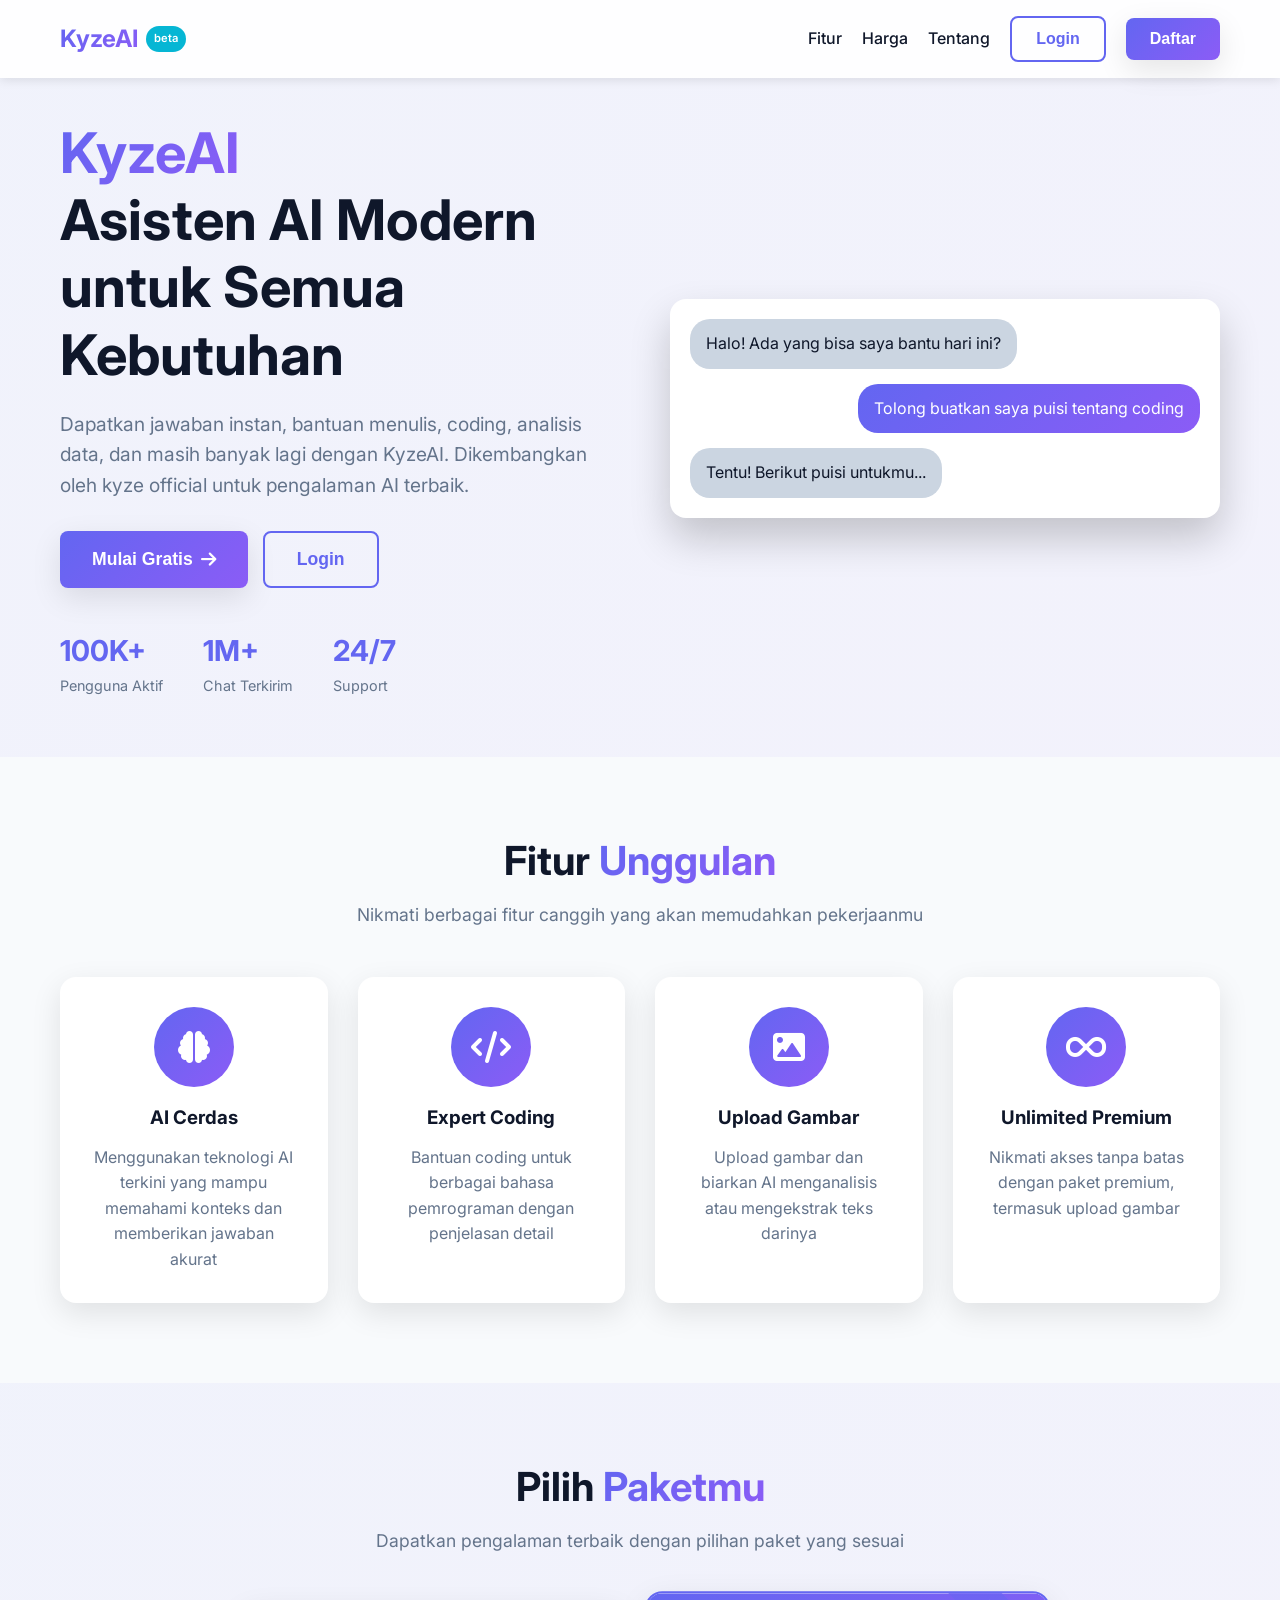
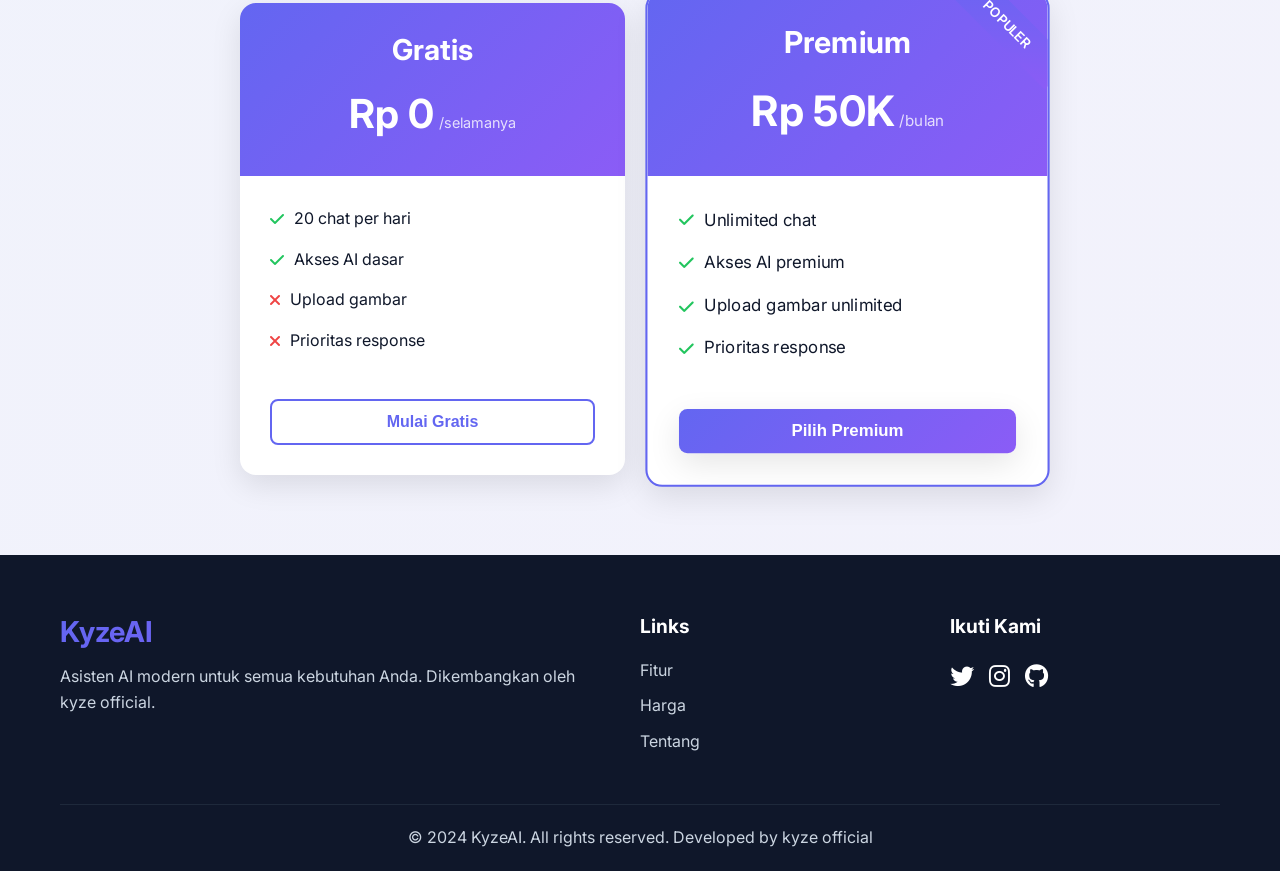
<file: admin/dashboard.html>
<!DOCTYPE html>
<html lang="id">
<head>
    <meta charset="UTF-8">
    <meta name="viewport" content="width=device-width, initial-scale=1.0">
    <title>KyzeAI - Admin Dashboard</title>
    <link rel="stylesheet" href="/css/style.css">
    <link href="https://fonts.googleapis.com/css2?family=Inter:wght@400;500;600;700&display=swap" rel="stylesheet">
    <link rel="stylesheet" href="https://cdnjs.cloudflare.com/ajax/libs/font-awesome/6.0.0/css/all.min.css">
    <style>
        /* Admin Dashboard Specific Styles */
        .admin-page {
            display: flex;
            min-height: 100vh;
            background: var(--light);
        }

        /* Admin Sidebar */
        .admin-sidebar {
            width: 280px;
            background: var(--dark);
            color: white;
            display: flex;
            flex-direction: column;
            position: fixed;
            top: 0;
            left: 0;
            bottom: 0;
            overflow-y: auto;
        }

        .sidebar-header {
            padding: 30px 20px;
            text-align: center;
            border-bottom: 1px solid var(--dark-light);
        }

        .sidebar-header h2 {
            background: var(--gradient);
            -webkit-background-clip: text;
            background-clip: text;
            color: transparent;
            margin-bottom: 5px;
        }

        .sidebar-header p {
            color: var(--gray-light);
            font-size: 0.9rem;
        }

        .admin-nav {
            flex: 1;
            padding: 20px 0;
        }

        .nav-item {
            padding: 12px 20px;
            margin: 4px 10px;
            border-radius: var(--border-radius-sm);
            cursor: pointer;
            transition: all 0.3s;
            display: flex;
            align-items: center;
            gap: 12px;
            color: var(--gray-light);
        }

        .nav-item:hover {
            background: var(--dark-light);
            color: white;
        }

        .nav-item.active {
            background: var(--gradient);
            color: white;
        }

        .nav-item i {
            width: 20px;
            font-size: 1.2rem;
        }

        .sidebar-footer {
            padding: 20px;
            border-top: 1px solid var(--dark-light);
        }

        .admin-info {
            display: flex;
            align-items: center;
            gap: 12px;
            margin-bottom: 15px;
        }

        .admin-avatar {
            width: 40px;
            height: 40px;
            background: var(--gradient);
            border-radius: 50%;
            display: flex;
            align-items: center;
            justify-content: center;
            font-weight: 600;
        }

        .admin-details {
            flex: 1;
        }

        .admin-name {
            font-weight: 600;
            color: white;
        }

        .admin-role {
            font-size: 0.8rem;
            color: var(--gray-light);
        }

        /* Main Content */
        .admin-main {
            flex: 1;
            margin-left: 280px;
            padding: 30px;
        }

        /* Top Bar */
        .top-bar {
            display: flex;
            justify-content: space-between;
            align-items: center;
            margin-bottom: 30px;
            background: white;
            padding: 15px 25px;
            border-radius: var(--border-radius);
            box-shadow: var(--shadow);
        }

        .page-title h1 {
            font-size: 1.8rem;
            color: var(--dark);
        }

        .page-title p {
            color: var(--gray);
            font-size: 0.9rem;
        }

        .date-display {
            background: var(--gray-light);
            padding: 8px 16px;
            border-radius: var(--border-radius-sm);
            font-weight: 500;
        }

        /* Stats Cards */
        .stats-grid {
            display: grid;
            grid-template-columns: repeat(4, 1fr);
            gap: 20px;
            margin-bottom: 30px;
        }

        .stat-card {
            background: white;
            padding: 25px;
            border-radius: var(--border-radius);
            box-shadow: var(--shadow);
            transition: transform 0.3s;
        }

        .stat-card:hover {
            transform: translateY(-5px);
        }

        .stat-icon {
            width: 50px;
            height: 50px;
            background: var(--gradient);
            border-radius: 50%;
            display: flex;
            align-items: center;
            justify-content: center;
            color: white;
            font-size: 1.5rem;
            margin-bottom: 15px;
        }

        .stat-value {
            font-size: 2rem;
            font-weight: 700;
            color: var(--dark);
            margin-bottom: 5px;
        }

        .stat-label {
            color: var(--gray);
            font-size: 0.9rem;
        }

        /* Tables */
        .table-container {
            background: white;
            border-radius: var(--border-radius);
            box-shadow: var(--shadow);
            overflow: hidden;
            margin-bottom: 30px;
        }

        .table-header {
            padding: 20px 25px;
            border-bottom: 1px solid var(--gray-light);
            display: flex;
            justify-content: space-between;
            align-items: center;
        }

        .table-header h3 {
            font-size: 1.2rem;
            color: var(--dark);
        }

        .table-header .btn {
            padding: 8px 16px;
            font-size: 0.9rem;
        }

        table {
            width: 100%;
            border-collapse: collapse;
        }

        th {
            text-align: left;
            padding: 15px 25px;
            background: var(--gray-light);
            color: var(--dark);
            font-weight: 600;
            font-size: 0.9rem;
        }

        td {
            padding: 15px 25px;
            border-bottom: 1px solid var(--gray-light);
            color: var(--dark);
        }

        tr:hover {
            background: rgba(99, 102, 241, 0.05);
        }

        /* Badges */
        .badge {
            padding: 4px 12px;
            border-radius: 20px;
            font-size: 0.8rem;
            font-weight: 600;
        }

        .badge.admin {
            background: var(--primary);
            color: white;
        }

        .badge.premium {
            background: var(--success);
            color: white;
        }

        .badge.free {
            background: var(--gray-light);
            color: var(--dark);
        }

        .badge.expired {
            background: var(--danger);
            color: white;
        }

        /* Action Buttons */
        .action-buttons {
            display: flex;
            gap: 8px;
        }

        .action-btn {
            padding: 6px 12px;
            border: none;
            border-radius: var(--border-radius-sm);
            cursor: pointer;
            font-size: 0.9rem;
            transition: all 0.3s;
        }

        .action-btn.edit {
            background: var(--primary);
            color: white;
        }

        .action-btn.delete {
            background: var(--danger);
            color: white;
        }

        .action-btn.premium {
            background: var(--success);
            color: white;
        }

        .action-btn:hover {
            opacity: 0.8;
            transform: translateY(-2px);
        }

        /* Modal */
        .admin-modal {
            display: none;
            position: fixed;
            top: 0;
            left: 0;
            width: 100%;
            height: 100%;
            background: rgba(0, 0, 0, 0.5);
            z-index: 2000;
            overflow: auto;
        }

        .admin-modal-content {
            background: white;
            margin: 50px auto;
            max-width: 500px;
            border-radius: var(--border-radius);
            box-shadow: var(--shadow-lg);
        }

        .admin-modal-header {
            padding: 20px 25px;
            background: var(--gradient);
            color: white;
            border-radius: var(--border-radius) var(--border-radius) 0 0;
        }

        .admin-modal-body {
            padding: 25px;
        }

        .admin-modal-footer {
            padding: 20px 25px;
            border-top: 1px solid var(--gray-light);
            display: flex;
            justify-content: flex-end;
            gap: 10px;
        }

        /* Switch */
        .switch {
            position: relative;
            display: inline-block;
            width: 50px;
            height: 24px;
        }

        .switch input {
            opacity: 0;
            width: 0;
            height: 0;
        }

        .slider {
            position: absolute;
            cursor: pointer;
            top: 0;
            left: 0;
            right: 0;
            bottom: 0;
            background-color: var(--gray-light);
            transition: .3s;
            border-radius: 24px;
        }

        .slider:before {
            position: absolute;
            content: "";
            height: 18px;
            width: 18px;
            left: 3px;
            bottom: 3px;
            background-color: white;
            transition: .3s;
            border-radius: 50%;
        }

        input:checked + .slider {
            background: var(--gradient);
        }

        input:checked + .slider:before {
            transform: translateX(26px);
        }

        /* Responsive */
        @media (max-width: 1024px) {
            .stats-grid {
                grid-template-columns: repeat(2, 1fr);
            }
        }

        @media (max-width: 768px) {
            .admin-sidebar {
                transform: translateX(-100%);
                z-index: 99;
            }

            .admin-sidebar.active {
                transform: translateX(0);
            }

            .admin-main {
                margin-left: 0;
            }

            .stats-grid {
                grid-template-columns: 1fr;
            }

            table {
                display: block;
                overflow-x: auto;
            }
        }
    </style>
</head>
<body>
    <div class="admin-page">
        <!-- Admin Sidebar -->
        <div class="admin-sidebar" id="adminSidebar">
            <div class="sidebar-header">
                <h2>KyzeAI</h2>
                <p>Admin Panel</p>
            </div>

            <div class="admin-nav">
                <div class="nav-item active" onclick="switchTab('dashboard')">
                    <i class="fas fa-tachometer-alt"></i>
                    Dashboard
                </div>
                <div class="nav-item" onclick="switchTab('users')">
                    <i class="fas fa-users"></i>
                    Manajemen Users
                </div>
                <div class="nav-item" onclick="switchTab('premium')">
                    <i class="fas fa-crown"></i>
                    Premium Settings
                </div>
                <div class="nav-item" onclick="switchTab('logs')">
                    <i class="fas fa-history"></i>
                    Activity Logs
                </div>
                <div class="nav-item" onclick="switchTab('settings')">
                    <i class="fas fa-cog"></i>
                    Settings
                </div>
            </div>

            <div class="sidebar-footer">
                <div class="admin-info">
                    <div class="admin-avatar" id="adminAvatar">K</div>
                    <div class="admin-details">
                        <div class="admin-name" id="adminName">Loading...</div>
                        <div class="admin-role">Administrator</div>
                    </div>
                </div>
                <button class="btn btn-outline" style="width: 100%;" onclick="auth.logout()">
                    <i class="fas fa-sign-out-alt"></i>
                    Logout
                </button>
            </div>
        </div>

        <!-- Main Content -->
        <div class="admin-main">
            <div class="top-bar">
                <div class="page-title">
                    <h1 id="pageTitle">Dashboard</h1>
                    <p id="pageDescription">Selamat datang di panel admin KyzeAI</p>
                </div>
                <div class="date-display" id="currentDate"></div>
            </div>

            <!-- Dashboard Tab -->
            <div id="dashboardTab" class="tab-content">
                <div class="stats-grid">
                    <div class="stat-card">
                        <div class="stat-icon">
                            <i class="fas fa-users"></i>
                        </div>
                        <div class="stat-value" id="totalUsers">0</div>
                        <div class="stat-label">Total Users</div>
                    </div>
                    <div class="stat-card">
                        <div class="stat-icon">
                            <i class="fas fa-crown"></i>
                        </div>
                        <div class="stat-value" id="premiumUsers">0</div>
                        <div class="stat-label">Premium Users</div>
                    </div>
                    <div class="stat-card">
                        <div class="stat-icon">
                            <i class="fas fa-comments"></i>
                        </div>
                        <div class="stat-value" id="totalChats">0</div>
                        <div class="stat-label">Total Chats</div>
                    </div>
                    <div class="stat-card">
                        <div class="stat-icon">
                            <i class="fas fa-image"></i>
                        </div>
                        <div class="stat-value" id="totalImages">0</div>
                        <div class="stat-label">Images Uploaded</div>
                    </div>
                </div>

                <div class="table-container">
                    <div class="table-header">
                        <h3>Users Terbaru</h3>
                        <button class="btn btn-primary" onclick="switchTab('users')">
                            Lihat Semua
                        </button>
                    </div>
                    <table id="recentUsersTable">
                        <thead>
                            <tr>
                                <th>Username</th>
                                <th>Email</th>
                                <th>Role</th>
                                <th>Premium</th>
                                <th>Chat Hari Ini</th>
                                <th>Join Date</th>
                            </tr>
                        </thead>
                        <tbody id="recentUsersBody">
                            <tr>
                                <td colspan="6" style="text-align: center;">Loading...</td>
                            </tr>
                        </tbody>
                    </table>
                </div>
            </div>

            <!-- Users Tab -->
            <div id="usersTab" class="tab-content" style="display: none;">
                <div class="table-container">
                    <div class="table-header">
                        <h3>Manajemen Users</h3>
                        <div>
                            <input type="text" placeholder="Cari user..." class="form-control" style="width: 250px; display: inline-block; margin-right: 10px;" id="searchUser">
                            <button class="btn btn-primary" onclick="loadUsers()">
                                <i class="fas fa-search"></i>
                                Cari
                            </button>
                        </div>
                    </div>
                    <table id="usersTable">
                        <thead>
                            <tr>
                                <th>ID</th>
                                <th>Username</th>
                                <th>Email</th>
                                <th>Role</th>
                                <th>Premium</th>
                                <th>Expires</th>
                                <th>Chat Count</th>
                                <th>Aksi</th>
                            </tr>
                        </thead>
                        <tbody id="usersBody">
                            <tr>
                                <td colspan="8" style="text-align: center;">Loading...</td>
                            </tr>
                        </tbody>
                    </table>
                </div>
            </div>

            <!-- Premium Settings Tab -->
            <div id="premiumTab" class="tab-content" style="display: none;">
                <div class="table-container">
                    <div class="table-header">
                        <h3>Atur Premium User</h3>
                    </div>
                    <div style="padding: 25px;">
                        <form id="premiumForm" onsubmit="setPremium(event)">
                            <div class="form-group">
                                <label>Pilih User</label>
                                <select id="premiumUser" class="form-control" required>
                                    <option value="">-- Pilih User --</option>
                                </select>
                            </div>
                            <div class="form-group">
                                <label>Durasi Premium</label>
                                <select id="premiumDuration" class="form-control" required>
                                    <option value="30">30 Hari</option>
                                    <option value="60">60 Hari</option>
                                    <option value="90">90 Hari</option>
                                    <option value="365">1 Tahun</option>
                                    <option value="9999">Permanent</option>
                                </select>
                            </div>
                            <div class="form-group">
                                <label>
                                    <input type="checkbox" id="unlimitedChat" checked>
                                    Unlimited Chat
                                </label>
                            </div>
                            <div class="form-group">
                                <label>
                                    <input type="checkbox" id="unlimitedImage" checked>
                                    Unlimited Image Upload
                                </label>
                            </div>
                            <button type="submit" class="btn btn-primary">Aktifkan Premium</button>
                        </form>
                    </div>
                </div>
            </div>

            <!-- Logs Tab -->
            <div id="logsTab" class="tab-content" style="display: none;">
                <div class="table-container">
                    <div class="table-header">
                        <h3>Activity Logs</h3>
                    </div>
                    <table id="logsTable">
                        <thead>
                            <tr>
                                <th>Waktu</th>
                                <th>User</th>
                                <th>Aksi</th>
                                <th>Detail</th>
                            </tr>
                        </thead>
                        <tbody id="logsBody">
                            <tr>
                                <td colspan="4" style="text-align: center;">Loading...</td>
                            </tr>
                        </tbody>
                    </table>
                </div>
            </div>

            <!-- Settings Tab -->
            <div id="settingsTab" class="tab-content" style="display: none;">
                <div class="table-container">
                    <div class="table-header">
                        <h3>Pengaturan Sistem</h3>
                    </div>
                    <div style="padding: 25px;">
                        <form id="settingsForm" onsubmit="saveSettings(event)">
                            <div class="form-group">
                                <label>Daily Chat Limit (Free User)</label>
                                <input type="number" id="chatLimit" class="form-control" value="20" min="1" max="100">
                            </div>
                            <div class="form-group">
                                <label>Max Image Size (MB)</label>
                                <input type="number" id="maxImageSize" class="form-control" value="5" min="1" max="50">
                            </div>
                            <div class="form-group">
                                <label>
                                    <input type="checkbox" id="allowRegistration" checked>
                                    Izinkan Registrasi User Baru
                                </label>
                            </div>
                            <div class="form-group">
                                <label>
                                    <input type="checkbox" id="maintenanceMode">
                                    Maintenance Mode
                                </label>
                            </div>
                            <button type="submit" class="btn btn-primary">Simpan Pengaturan</button>
                        </form>
                    </div>
                </div>
            </div>
        </div>
    </div>

    <!-- Edit User Modal -->
    <div id="editUserModal" class="admin-modal">
        <div class="admin-modal-content">
            <div class="admin-modal-header">
                <h3>Edit User</h3>
            </div>
            <div class="admin-modal-body">
                <form id="editUserForm">
                    <input type="hidden" id="editUserId">
                    <div class="form-group">
                        <label>Username</label>
                        <input type="text" id="editUsername" class="form-control" readonly>
                    </div>
                    <div class="form-group">
                        <label>Email</label>
                        <input type="email" id="editEmail" class="form-control" readonly>
                    </div>
                    <div class="form-group">
                        <label>Role</label>
                        <select id="editRole" class="form-control">
                            <option value="user">User</option>
                            <option value="admin">Admin</option>
                        </select>
                    </div>
                    <div class="form-group">
                        <label>Premium Status</label>
                        <div style="display: flex; align-items: center; gap: 20px;">
                            <label>
                                <input type="checkbox" id="editPremium">
                                Aktifkan Premium
                            </label>
                        </div>
                    </div>
                    <div class="form-group" id="premiumExpiryGroup">
                        <label>Expiry Date</label>
                        <input type="date" id="editExpiry" class="form-control">
                    </div>
                </form>
            </div>
            <div class="admin-modal-footer">
                <button class="btn btn-outline" onclick="closeModal('editUserModal')">Batal</button>
                <button class="btn btn-primary" onclick="saveUserEdit()">Simpan</button>
            </div>
        </div>
    </div>

    <script src="/js/config.js"></script>
    <script src="/js/api.js"></script>
    <script src="/js/auth.js"></script>
    <script src="/js/admin.js"></script>
</body>
</html>
</file>
<file: css/style.css>
/* Reset dan Base Styles */
* {
    margin: 0;
    padding: 0;
    box-sizing: border-box;
}

:root {
    --primary: #6366f1;
    --primary-dark: #4f46e5;
    --secondary: #8b5cf6;
    --accent: #06b6d4;
    --dark: #0f172a;
    --dark-light: #1e293b;
    --light: #f8fafc;
    --gray: #64748b;
    --gray-light: #cbd5e1;
    --danger: #ef4444;
    --success: #22c55e;
    --warning: #f59e0b;
    --gradient: linear-gradient(135deg, var(--primary) 0%, var(--secondary) 100%);
    --shadow: 0 10px 30px rgba(0, 0, 0, 0.1);
    --shadow-lg: 0 20px 40px rgba(0, 0, 0, 0.2);
    --border-radius: 16px;
    --border-radius-sm: 8px;
}

body {
    font-family: 'Inter', sans-serif;
    background: var(--light);
    color: var(--dark);
    line-height: 1.6;
    overflow-x: hidden;
}

.container {
    max-width: 1200px;
    margin: 0 auto;
    padding: 0 20px;
}

/* Typography */
h1, h2, h3, h4, h5, h6 {
    font-weight: 700;
    line-height: 1.2;
}

.gradient-text {
    background: var(--gradient);
    -webkit-background-clip: text;
    background-clip: text;
    color: transparent;
}

.section-title {
    font-size: 2.5rem;
    text-align: center;
    margin-bottom: 1rem;
}

.section-subtitle {
    font-size: 1.1rem;
    color: var(--gray);
    text-align: center;
    margin-bottom: 3rem;
}

/* Buttons */
.btn {
    padding: 12px 24px;
    border: none;
    border-radius: var(--border-radius-sm);
    font-size: 1rem;
    font-weight: 600;
    cursor: pointer;
    transition: all 0.3s ease;
    display: inline-flex;
    align-items: center;
    gap: 8px;
    text-decoration: none;
}

.btn-primary {
    background: var(--gradient);
    color: white;
    box-shadow: var(--shadow);
}

.btn-primary:hover {
    transform: translateY(-2px);
    box-shadow: var(--shadow-lg);
}

.btn-outline {
    background: transparent;
    border: 2px solid var(--primary);
    color: var(--primary);
}

.btn-outline:hover {
    background: var(--primary);
    color: white;
}

.btn-large {
    padding: 16px 32px;
    font-size: 1.1rem;
}

.btn-block {
    width: 100%;
    justify-content: center;
}

/* Navbar */
.navbar {
    position: fixed;
    top: 0;
    left: 0;
    right: 0;
    background: rgba(255, 255, 255, 0.9);
    backdrop-filter: blur(10px);
    z-index: 1000;
    box-shadow: 0 2px 10px rgba(0, 0, 0, 0.1);
}

.nav-container {
    max-width: 1200px;
    margin: 0 auto;
    padding: 1rem 20px;
    display: flex;
    justify-content: space-between;
    align-items: center;
}

.nav-logo {
    display: flex;
    align-items: center;
    gap: 8px;
}

.logo-text {
    font-size: 1.5rem;
    font-weight: 700;
    background: var(--gradient);
    -webkit-background-clip: text;
    background-clip: text;
    color: transparent;
}

.logo-badge {
    background: var(--accent);
    color: white;
    padding: 4px 8px;
    border-radius: 20px;
    font-size: 0.7rem;
    font-weight: 600;
}

.nav-menu {
    display: flex;
    align-items: center;
    gap: 20px;
}

.nav-link {
    color: var(--dark);
    text-decoration: none;
    font-weight: 500;
    transition: color 0.3s;
}

.nav-link:hover {
    color: var(--primary);
}

.user-menu {
    display: flex;
    align-items: center;
    gap: 8px;
    cursor: pointer;
    padding: 8px 16px;
    border-radius: var(--border-radius-sm);
    background: var(--gray-light);
}

/* Hero Section */
.hero {
    padding: 120px 0 60px;
    background: linear-gradient(135deg, rgba(99, 102, 241, 0.05) 0%, rgba(139, 92, 246, 0.05) 100%);
}

.hero-container {
    max-width: 1200px;
    margin: 0 auto;
    padding: 0 20px;
    display: grid;
    grid-template-columns: 1fr 1fr;
    gap: 60px;
    align-items: center;
}

.hero-title {
    font-size: 3.5rem;
    margin-bottom: 20px;
}

.hero-subtitle {
    font-size: 1.2rem;
    color: var(--gray);
    margin-bottom: 30px;
}

.hero-buttons {
    display: flex;
    gap: 15px;
    margin-bottom: 40px;
}

.hero-stats {
    display: flex;
    gap: 40px;
}

.stat-item {
    display: flex;
    flex-direction: column;
}

.stat-number {
    font-size: 1.8rem;
    font-weight: 700;
    color: var(--primary);
}

.stat-label {
    font-size: 0.9rem;
    color: var(--gray);
}

/* Chat Preview */
.chat-preview {
    background: white;
    border-radius: var(--border-radius);
    box-shadow: var(--shadow-lg);
    padding: 20px;
    display: flex;
    flex-direction: column;
    gap: 15px;
}

.chat-message {
    display: flex;
    max-width: 80%;
}

.chat-message.ai {
    align-self: flex-start;
}

.chat-message.user {
    align-self: flex-end;
}

.message-content {
    padding: 12px 16px;
    border-radius: 20px;
    background: var(--gray-light);
    color: var(--dark);
}

.chat-message.user .message-content {
    background: var(--gradient);
    color: white;
}

/* Features Section */
.features {
    padding: 80px 0;
}

.features-grid {
    display: grid;
    grid-template-columns: repeat(4, 1fr);
    gap: 30px;
}

.feature-card {
    background: white;
    padding: 30px;
    border-radius: var(--border-radius);
    box-shadow: var(--shadow);
    text-align: center;
    transition: transform 0.3s;
}

.feature-card:hover {
    transform: translateY(-10px);
}

.feature-icon {
    width: 80px;
    height: 80px;
    margin: 0 auto 20px;
    background: var(--gradient);
    border-radius: 50%;
    display: flex;
    align-items: center;
    justify-content: center;
    color: white;
    font-size: 2rem;
}

.feature-card h3 {
    margin-bottom: 15px;
}

.feature-card p {
    color: var(--gray);
    line-height: 1.6;
}

/* Pricing Section */
.pricing {
    padding: 80px 0;
    background: linear-gradient(135deg, rgba(99, 102, 241, 0.05) 0%, rgba(139, 92, 246, 0.05) 100%);
}

.pricing-grid {
    display: grid;
    grid-template-columns: repeat(2, 1fr);
    gap: 30px;
    max-width: 800px;
    margin: 0 auto;
}

.pricing-card {
    background: white;
    border-radius: var(--border-radius);
    box-shadow: var(--shadow);
    overflow: hidden;
    position: relative;
}

.pricing-card.premium {
    transform: scale(1.05);
    border: 2px solid var(--primary);
}

.premium-badge {
    position: absolute;
    top: 12px;
    right: -30px;
    background: var(--gradient);
    color: white;
    padding: 8px 40px;
    transform: rotate(45deg);
    font-size: 0.8rem;
    font-weight: 600;
}

.pricing-header {
    padding: 30px;
    text-align: center;
    background: linear-gradient(135deg, var(--primary) 0%, var(--secondary) 100%);
    color: white;
}

.pricing-header h3 {
    margin-bottom: 15px;
    font-size: 1.8rem;
}

.price {
    display: flex;
    align-items: baseline;
    justify-content: center;
    gap: 5px;
}

.amount {
    font-size: 2.5rem;
    font-weight: 700;
}

.period {
    font-size: 0.9rem;
    opacity: 0.8;
}

.pricing-features {
    padding: 30px;
}

.pricing-features ul {
    list-style: none;
}

.pricing-features li {
    margin-bottom: 15px;
    display: flex;
    align-items: center;
    gap: 10px;
}

.pricing-features i.fa-check {
    color: var(--success);
}

.pricing-features i.fa-times {
    color: var(--danger);
}

.pricing-card .btn {
    margin: 0 30px 30px;
    width: calc(100% - 60px);
}

/* Modal */
.modal {
    display: none;
    position: fixed;
    top: 0;
    left: 0;
    width: 100%;
    height: 100%;
    background: rgba(0, 0, 0, 0.5);
    z-index: 2000;
    overflow: auto;
}

.modal-content {
    background: white;
    margin: 50px auto;
    max-width: 400px;
    border-radius: var(--border-radius);
    box-shadow: var(--shadow-lg);
    animation: modalSlide 0.3s ease;
}

@keyframes modalSlide {
    from {
        transform: translateY(-50px);
        opacity: 0;
    }
    to {
        transform: translateY(0);
        opacity: 1;
    }
}

.modal-header {
    padding: 20px 30px;
    background: var(--gradient);
    color: white;
    display: flex;
    justify-content: space-between;
    align-items: center;
    border-radius: var(--border-radius) var(--border-radius) 0 0;
}

.modal-header h2 {
    font-size: 1.5rem;
}

.close {
    font-size: 1.5rem;
    cursor: pointer;
    transition: opacity 0.3s;
}

.close:hover {
    opacity: 0.8;
}

.modal form {
    padding: 30px;
}

.form-group {
    margin-bottom: 20px;
}

.form-group label {
    display: block;
    margin-bottom: 8px;
    font-weight: 500;
    color: var(--dark);
}

.form-control {
    width: 100%;
    padding: 12px 16px;
    border: 2px solid var(--gray-light);
    border-radius: var(--border-radius-sm);
    font-size: 1rem;
    transition: border-color 0.3s;
}

.form-control:focus {
    outline: none;
    border-color: var(--primary);
}

.alert {
    padding: 12px 16px;
    border-radius: var(--border-radius-sm);
    margin-bottom: 20px;
    font-size: 0.9rem;
}

.alert-error {
    background: rgba(239, 68, 68, 0.1);
    color: var(--danger);
    border: 1px solid var(--danger);
}

.modal-footer {
    padding: 20px 30px;
    border-top: 1px solid var(--gray-light);
    text-align: center;
}

.modal-footer a {
    color: var(--primary);
    text-decoration: none;
    font-weight: 600;
}

.modal-footer a:hover {
    text-decoration: underline;
}

/* Footer */
.footer {
    background: var(--dark);
    color: white;
    padding: 60px 0 20px;
}

.footer-content {
    display: grid;
    grid-template-columns: 2fr 1fr 1fr;
    gap: 40px;
    margin-bottom: 40px;
}

.footer-brand h3 {
    font-size: 1.8rem;
    margin-bottom: 15px;
    background: var(--gradient);
    -webkit-background-clip: text;
    background-clip: text;
    color: transparent;
}

.footer-brand p {
    color: var(--gray-light);
    line-height: 1.6;
}

.footer-links h4,
.footer-social h4 {
    margin-bottom: 20px;
    font-size: 1.2rem;
}

.footer-links ul {
    list-style: none;
}

.footer-links li {
    margin-bottom: 10px;
}

.footer-links a {
    color: var(--gray-light);
    text-decoration: none;
    transition: color 0.3s;
}

.footer-links a:hover {
    color: white;
}

.social-icons {
    display: flex;
    gap: 15px;
}

.social-icons a {
    color: white;
    font-size: 1.5rem;
    transition: transform 0.3s;
}

.social-icons a:hover {
    transform: translateY(-3px);
}

.footer-bottom {
    text-align: center;
    padding-top: 20px;
    border-top: 1px solid var(--dark-light);
    color: var(--gray-light);
}

/* Responsive */
@media (max-width: 1024px) {
    .hero-title {
        font-size: 2.5rem;
    }
    
    .features-grid {
        grid-template-columns: repeat(2, 1fr);
    }
}

@media (max-width: 768px) {
    .hero-container {
        grid-template-columns: 1fr;
        text-align: center;
    }
    
    .hero-buttons {
        justify-content: center;
    }
    
    .hero-stats {
        justify-content: center;
    }
    
    .pricing-grid {
        grid-template-columns: 1fr;
        padding: 0 20px;
    }
    
    .pricing-card.premium {
        transform: none;
    }
    
    .footer-content {
        grid-template-columns: 1fr;
        text-align: center;
    }
    
    .social-icons {
        justify-content: center;
    }
    
    .nav-menu {
        display: none;
    }
}

@media (max-width: 480px) {
    .features-grid {
        grid-template-columns: 1fr;
    }
    
    .hero-buttons {
        flex-direction: column;
    }
    
    .hero-stats {
        flex-direction: column;
        gap: 20px;
    }
}
</file>
